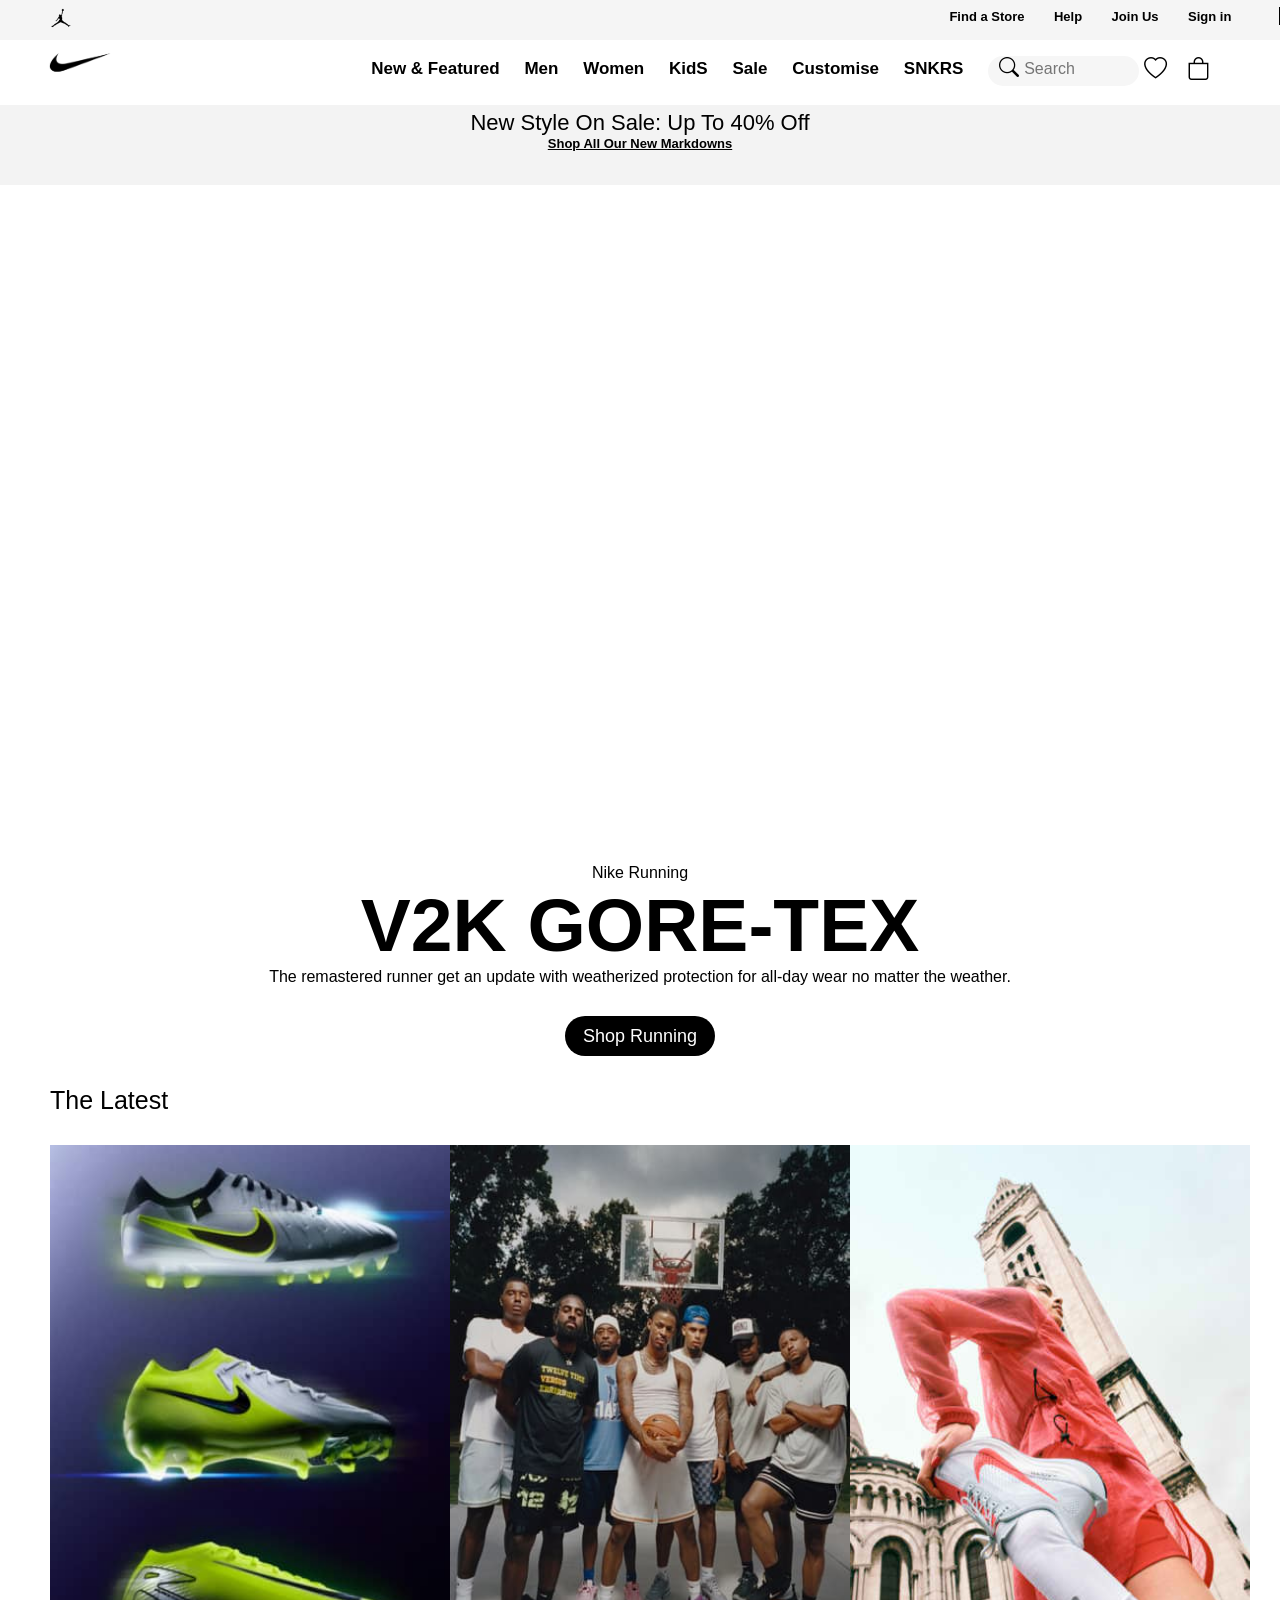
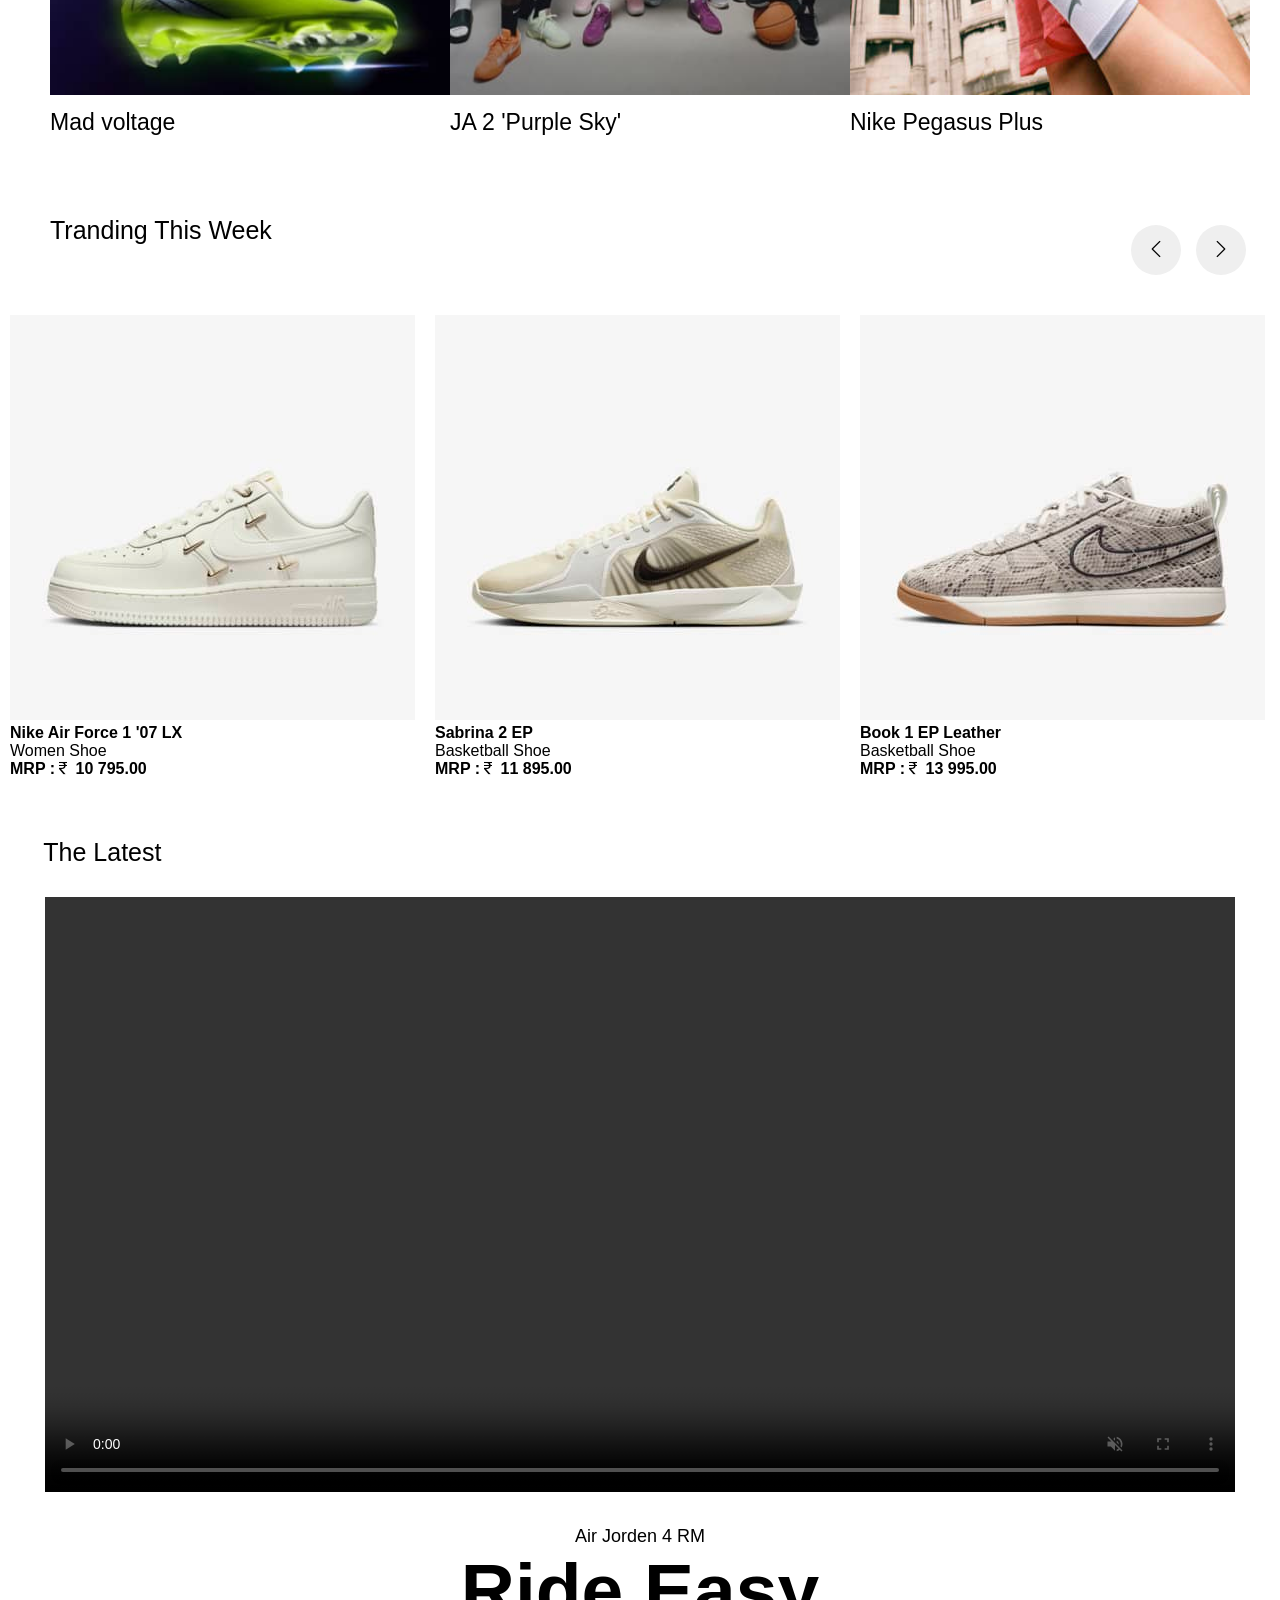
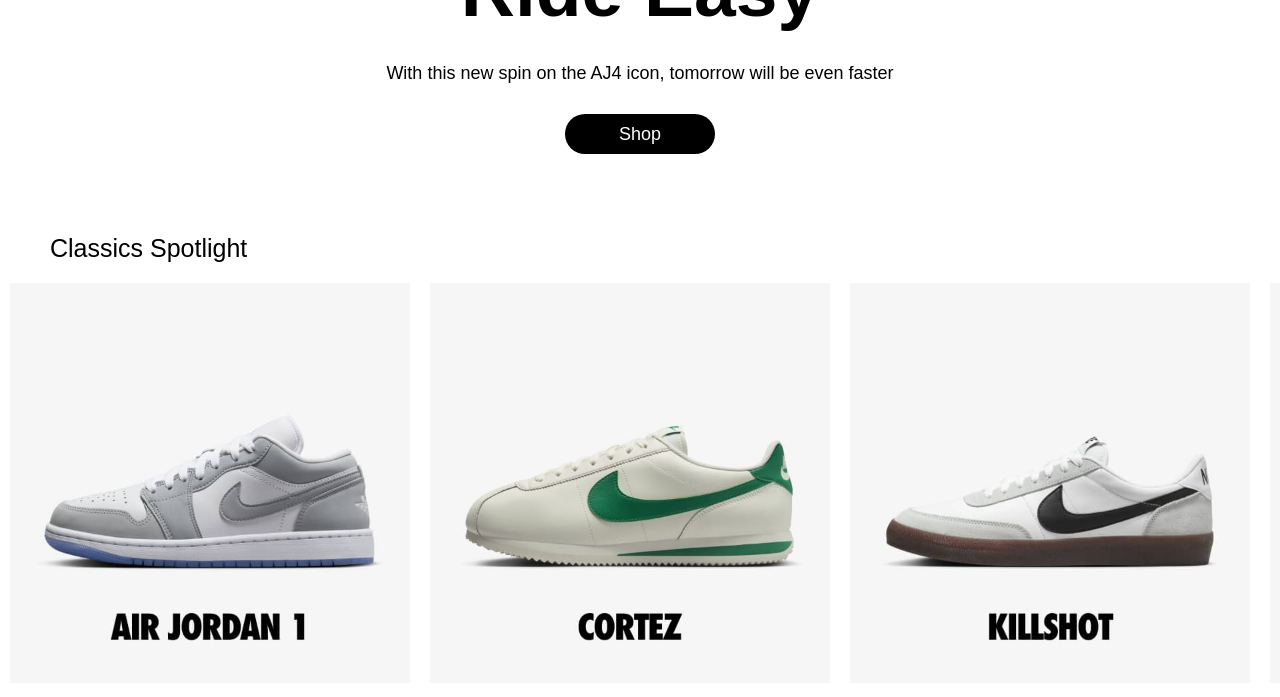
<file: Nike/Index.html>
<!DOCTYPE html>
<html lang="en">

<head>
    <meta charset="UTF-8">
    <meta name="viewport" content="width=device-width, initial-scale=1.0">
    <title>Nike Just do it. Nike IN</title>
    <link rel="stylesheet" href="Style.css">
    <script src="https://cdnjs.cloudflare.com/ajax/libs/jquery/3.7.1/jquery.min.js"></script>
    <link rel="stylesheet" href="https://cdn.jsdelivr.net/npm/bootstrap-icons@1.11.3/font/bootstrap-icons.min.css">






</head>

<body>

    <!-- This is navbar use for help and sign option -->


    <div class="help-section">
        <img src="../Nike/Airjorden Logo.png" alt="Air Jorden" width="20px" height="20px">
        <ul>
            <li>Find a Store</li>
            <li>Help
                <div class="help">
                    <ul>
                        <li>
                            <h4>Help</h4>
                        </li>
                        <li>Order Status</li>
                        <li>Dispatch and Delivery</li>
                        <li>Returns</li>
                        <li>Contact Us</li>
                        <li>Privacy and Policy</li>
                        <li>Terms of Sale</li>
                        <li>Terms of Use</li>
                        <li>Send Us Feadback</li>
                    </ul>
                </div>
            </li>
            <li>Join Us</li>
            <li>Sign in</li>
        </ul>
    </div>

    <!-- jordan Nvabr are compelted jordan navbar  is completed -->

    <!-- Nike Navbar started  here -->


    <div class="nike-navbar">

        <img src="../Nike/nikelogo.png" alt="Nike" width="70px" height="45px">
        <ul>
            <li>New & Featured</li>
            <li>Men</li>
            <li>Women</li>
            <li>KidS</li>
            <li>Sale</li>
            <li>Customise</li>
            <li>SNKRS</li>
            <span>&nbsp;&nbsp;<i class="bi bi-search"></i><input type="search" placeholder="Search"></span>
            <div class="icon">
                <i class="bi bi-heart" id="icon"></i>
                <i class="bi bi-bag" id="icon"></i>
            </div>

        </ul>

    </div>

    <!-- This is a sale sction it's use for salr permotion and any type  of sale  and  discount.
  It's use for other funtion for any other information -->


    <div class="sale-section">
        <div class="sale">
            <h3>New Style On Sale: Up To 40% Off</h3>
            <p>Shop All Our New Markdowns </p>
        </div>

        <!-- <div class="2section">
            <h3>Move, Shop, Customise & Celebrate With US </h3>
            <p1>No matter what you feel like doing todaym, It's better as a Member</p1>
            <p>Join Us</p>
        </div> -->

    </div>


    <!-- The Video tag wil  be used for video and image and any type of media -->


    <div class="video">
        <video src="../Nike/Nike's video.mp4" loop muted autoplay width="93%" height="80%"></video>

        <div class="winning-part">
            <p>Nike Running</p>
            <h1>V2K GORE-TEX</h1>
            <P>The remastered runner get an update with weatherized protection for all-day wear no matter the weather.
            </P>
            <button>Shop Running</button>
        </div>

    </div>




    <!-- Featured This section is use for feature product and any type of product that is feature on the website -->

    <h3 class="the">The Latest</h3>

    <div class="The-latest">

        <div class="collection">
            <img src="../Nike/image-1.jpeg" alt="Featured" width="100%" height="40%">
            <p>Mad voltage</p>
        </div>
        <div class="collection">
            <img src="../Nike/image-2.jpg" alt="Featured" width="100%" height="40%">
            <p class="run">JA 2 'Purple Sky'</p>
        </div>
        <div class="collection">
            <img src="../Nike/Iimage-3.jpeg" alt="Featured" width="100%" height="40%">
            <p class>Nike Pegasus Plus</p>
        </div>

        <div class="featured-para">

            <!-- <button>Shop</button> -->

            <!-- <button>Shop</button> -->

            <!-- <button>Shop</button> -->
        </div>

    </div>

    <!-- The Latest collection are completed  -->







    <!-- New Section Tranding this week -->



    <div class="trand">

        <h3>Tranding This Week</h3>


        <div class="btn">
            <button onclick="prevbtn()"><i class="bi bi-chevron-left"></i></button>
            <button onclick="nextbtn()"><i class="bi bi-chevron-right"></i></button>
        </div>

        <div class="trand-collection" id="imgeslider">

            <div class="item">

                <img src="../Nike/Tranding-1.jpeg" alt="trand-collection">
                <p>Nike Air Force 1 '07 LX</p>
                <p2>Women Shoe</p2>
                <p>MRP :<i class="bi bi-currency-rupee"></i> 10 795.00</p>

            </div>


            <div class="item">

                <img src="../Nike/Tranding-2.jpeg" alt="trand-collection">
                <p>Sabrina 2 EP</p>
                <p2>Basketball Shoe</p2>
                <p>MRP :<i class="bi bi-currency-rupee"></i> 11 895.00</p>

            </div>


            <div class="item">

                <img src="../Nike/Tranding-3.jpeg" alt="trand-collection">
                <p>Book 1 EP Leather</p>
                <p2>Basketball Shoe</p2>
                <p>MRP :<i class="bi bi-currency-rupee"></i> 13 995.00</p>

            </div>


            <div class="item">

                <img src="../Nike/Tranding-4.jpeg" alt="trand-collection">
                <p>Nike Pro Swoosh Asymetrical</p>
                <p2>Women's Medium-Support Padded</p2>
                <p>MRP :<i class="bi bi-currency-rupee"></i> 2 695.00</p>

            </div>


            <div class="item">

                <img src="../Nike/Tranding-5.jpeg" alt="trand-collection">
                <p>Jorden One Take 5 PF</p>
                <p2>Basketball Shoe</p2>
                <p>MRP :<i class="bi bi-currency-rupee"></i>8 695.00</p>
            </div>

            <div class="item">

                <img src="../Nike/Tranding-6.jpeg" alt="trand-collection">
                <p>Nike Free Metcon 6</p>
                <p2>Women's Workout Shoe</p2>
                <p>MRP :<i class="bi bi-currency-rupee"></i> 10 795.00</p>

            </div>

            <div class="item">

                <img src="../Nike/Tranding-7.jpeg" alt="trand-collection">
                <p>Jorden Deja</p>
                <p2>Women's sandals</p2>
                <p>MRP :<i class="bi bi-currency-rupee"></i>8 495.00</p>

            </div>

            <div class="item">

                <img src="../Nike/Tranding-8.jpeg" alt="trand-collection">
                <p>Nike Sportwear Phoenix Fleece</p>
                <p2>Women's Over-Oversized Pullover</p2>
                <p>MRP :<i class="bi bi-currency-rupee"></i>3 995.00</p>

            </div>

            <div class="item">

                <img src="../Nike/Tranding-9.jpeg" alt="trand-collection">
                <p>Nike V2K Run GORE-TEX</p>
                <p2>Women's Watarproof Shoe</p2>
                <p>MRP :<i class="bi bi-currency-rupee"></i> 13 995.00</p>

            </div>

            <div class="item">


                <img src="../Nike/Tranding-10.jpeg" alt="trand-collection">
                <p>Nike Air Force 1'07</p>
                <p2>Men Shoe</p2>
                <p>MRP :<i class="bi bi-currency-rupee"></i> 9 695.00</p>

            </div>


        </div>

    </div>


    <!-- The Trand section are end code end -->



    <!-- The Letset collection started from here -->

    <div class="latest-collection">
        <h3>The Latest</h3>

        <video src="Latest collecrion.mp4" controls="true" loop muted autoplay width="93%" height="80%"></video>

        <p>Air Jorden 4 RM</p>

        <h1>Ride Easy</h1>
        <p>With this new spin on the AJ4 icon, tomorrow will be even faster</p>
        <button>Shop</button>


    </div>





    <!-- The new Section Classics Spolight  -->



    <div class="classic">
        <h3>Classics Spotlight</h3>
  

        
        <div class="classic-spotlight">
            <div class="item">
                <img src="nike-just-do-it 1.jpeg" alt="Nike">
            </div>

            <div class="item">
                <img src="nike-just-do-it 2.jpeg" alt="Nike">
            </div>

            <div class="item">
                <img src="nike-just-do-it 3.jpeg" alt="Nike">
            </div>

            <div class="item">
                <img src="nike-just-do-it 4.jpeg" alt="Nike">
            </div>

            <div class="item">
                <img src="nike-just-do-it 5.jpeg" alt="Nike">
            </div>

            <div class="item">
                <img src="nike-just-do-it 6.jpeg" alt="Nike">
            </div>

            <div class="item">
                <img src="nike-just-do-it 7.jpeg" alt="Nike">
            </div>

            <div class="item">
                <img src="nike-just-do-it 8.jpeg" alt="Nike">
            </div>

            <div class="item">
                <img src="nike-just-do- 9.jpg" alt="Nike">
            </div>

        </div>
    </div>






    <!-- =================================Member========================================== -->
<!-- <div class="menber">
    <h3>Member Benifits</h3>
    <i class="bi bi-chevron-left"></i>
    <i class="bi bi-chevron-right"></i>
    <div class="member-banifits">
        <div class="item">
            <img src="" alt="">
        </div>

    </div>
</div> -->



    <script src="index.js"></script>

</body>

</html>
</file>
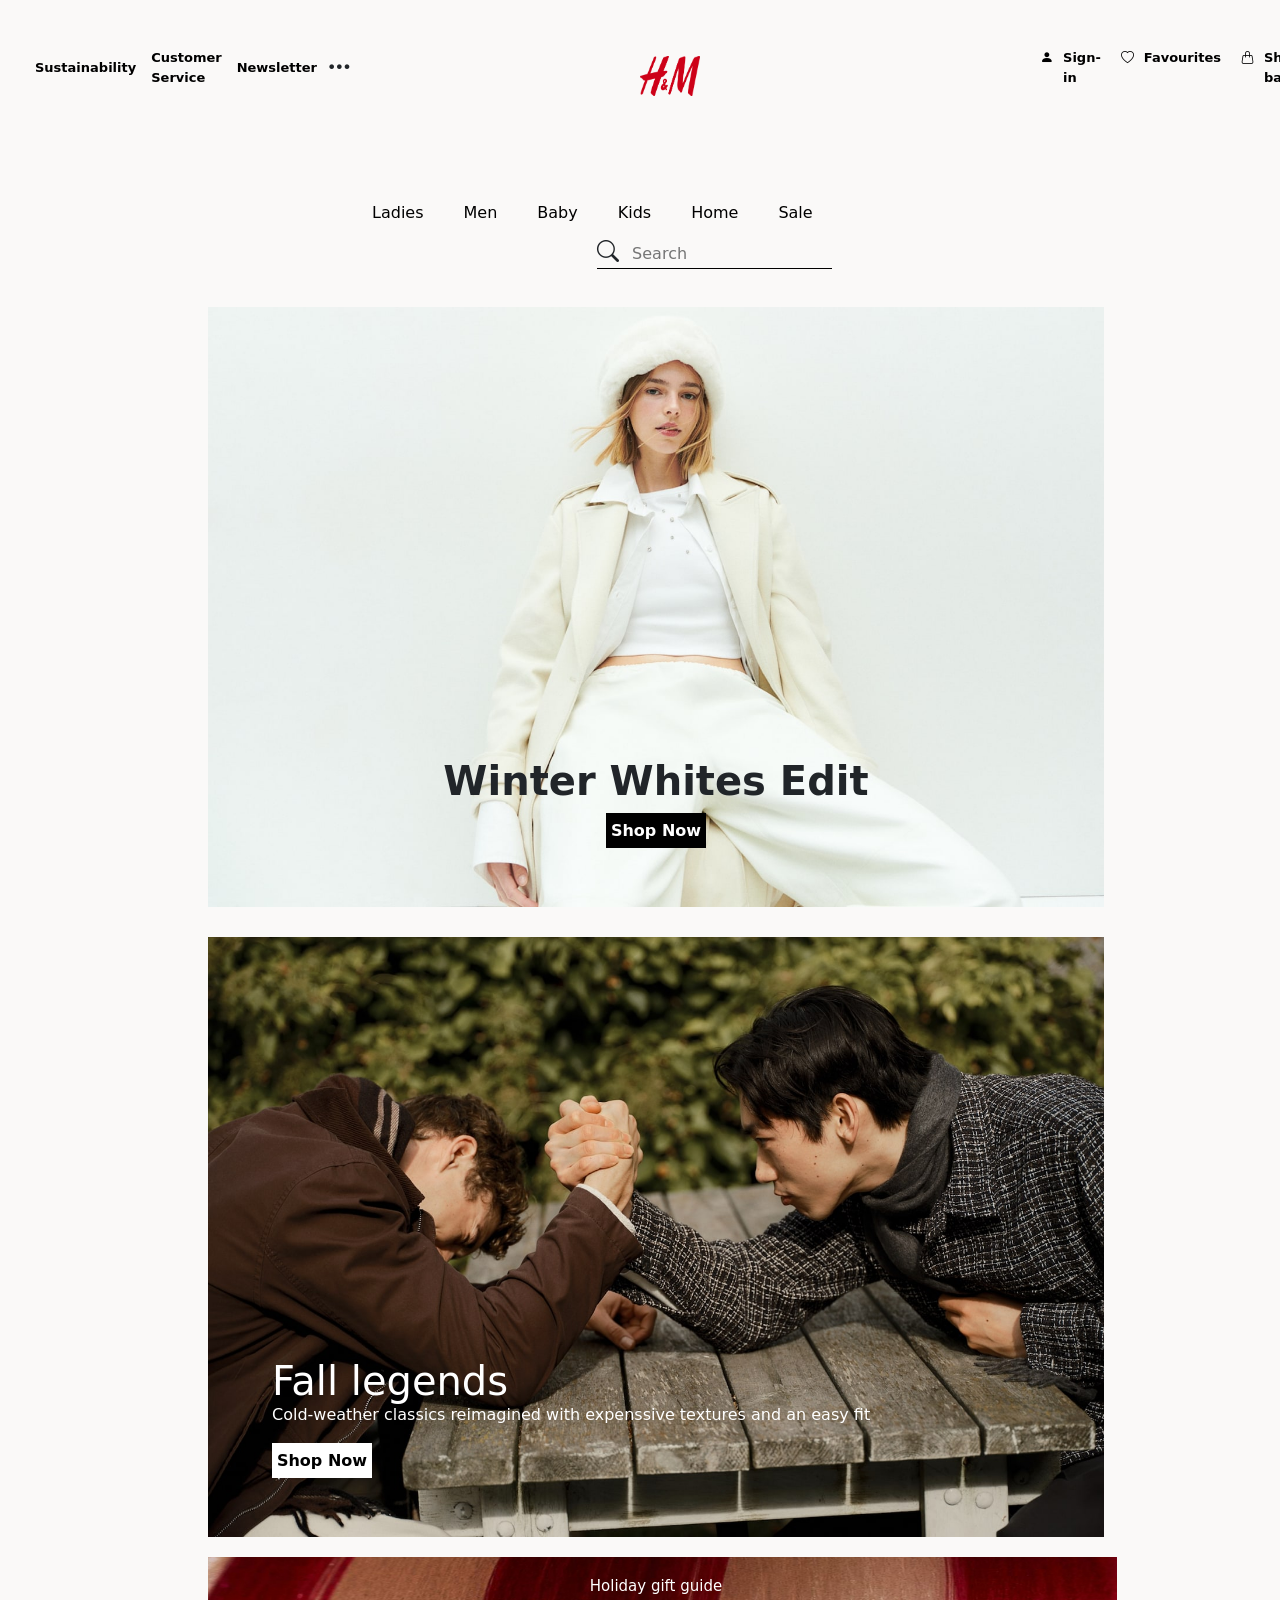
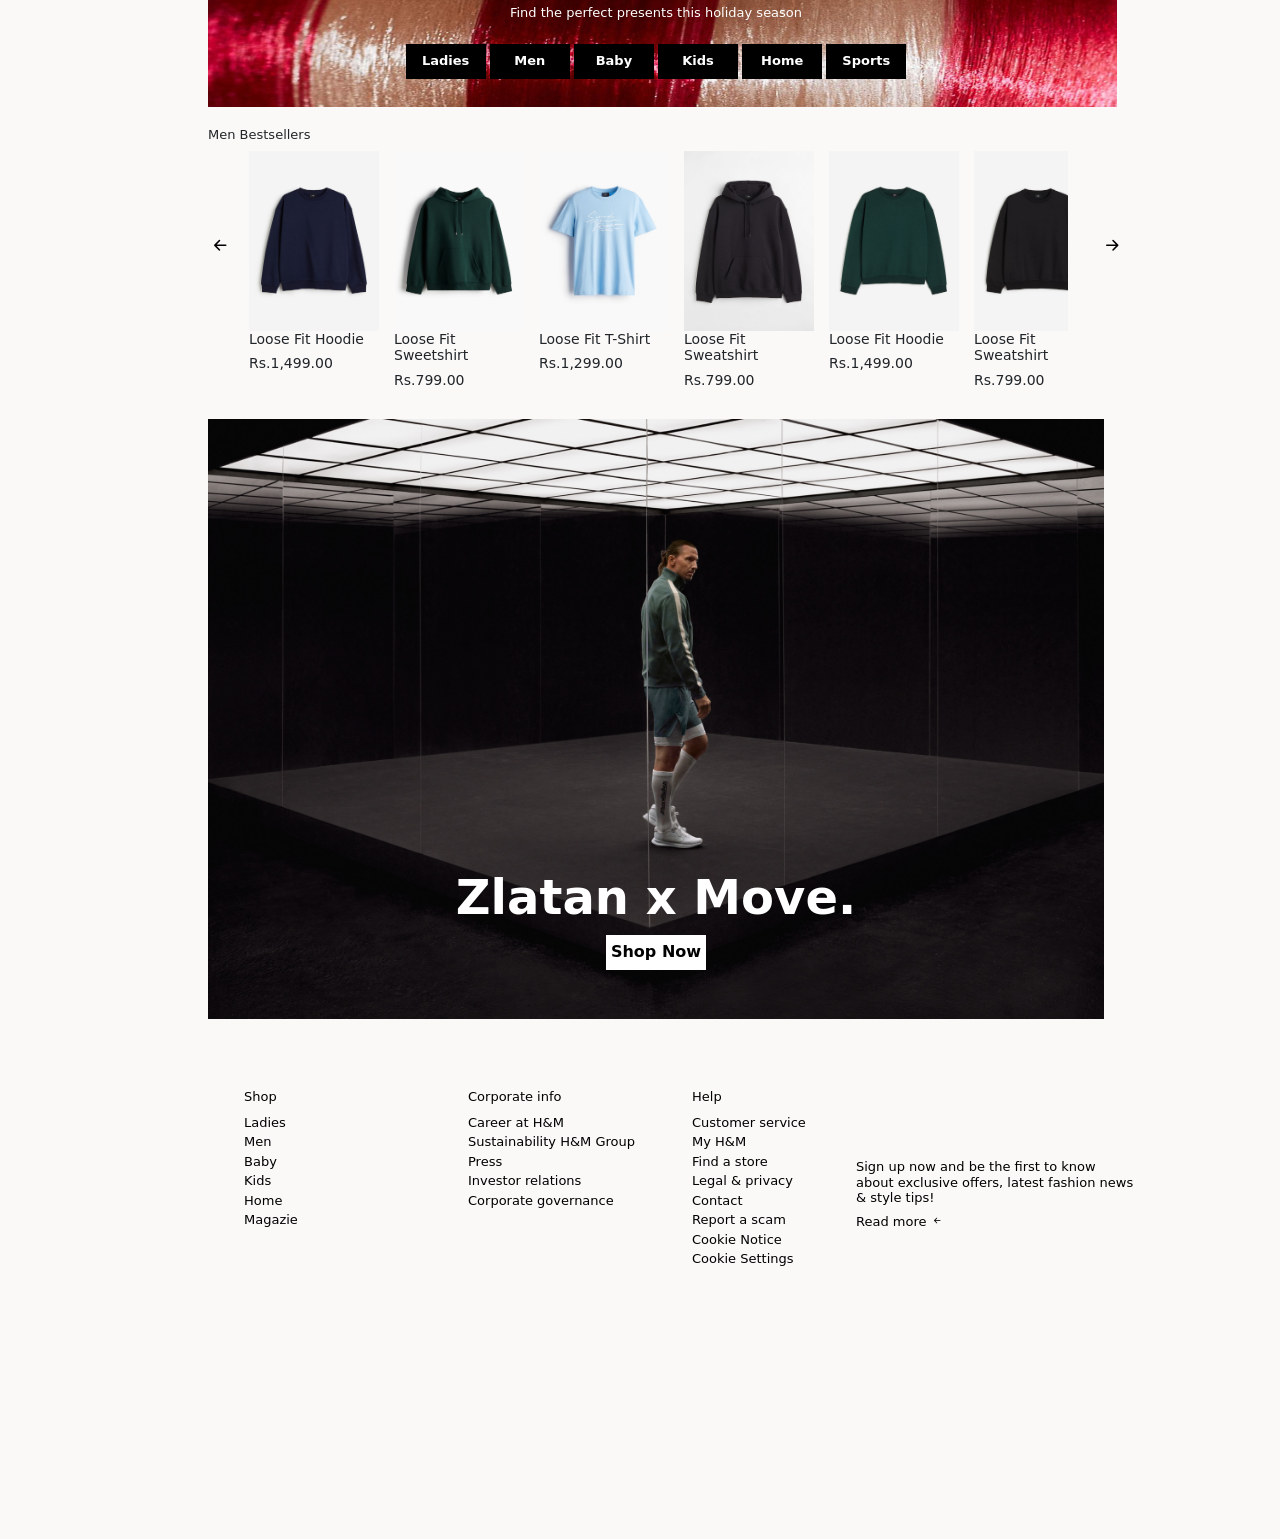
<file: H&M/Frontend/Index.html>
<!DOCTYPE html>
<html lang="en">

<head>
    <meta charset="UTF-8">
    <meta name="viewport" content="width=device-width, initial-scale=1.0">
    <title>H&M | Online Fashion, Homewhere</title>

    <!-- Bootstrap Icons CDN -->
    <link rel="stylesheet" href="https://cdn.jsdelivr.net/npm/bootstrap-icons@1.11.3/font/bootstrap-icons.min.css">

    <!-- Bootstrap CSS CDN -->
    <link href="https://cdn.jsdelivr.net/npm/bootstrap@5.0.2/dist/css/bootstrap.min.css" rel="stylesheet">

    <!-- Bootstrap JS CDN -->
    <script src="https://cdn.jsdelivr.net/npm/bootstrap@5.0.2/dist/js/bootstrap.bundle.min.js"></script>
    <!-- StyleSheet -->
    <link rel="stylesheet" href="CSS/Style.css">

</head>

<body>

    <!-- ==============================Header======================-->
    <header>
        <div class="header mt-5">
            <div class="head">
                <p><a href="#">Sustainability</a></p>
                <p><a href="#">Customer Service</a></p>
                <p><a href="#">Newsletter</a></p>
                <div class="icon-for-more">
                    <i class="bi bi-three-dots"></i>
                </div>
                <div class="header-logo">
                    <a href="#"><img src="./Image/H&M Logo.png" alt="H&M" width="60px" height="40px"></a>
                </div>
                <div class="sign-in">
                    <a href="#"><i class="bi bi-person-fill"></i></a>
                    <p><a href="#">Sign-in</a></p>
                    <a href="#"><i class="bi bi-heart"></i></a>
                    <p><a href="#">Favourites</a></p>
                    <a href="#"><i class="bi bi-handbag"></i></a>
                    <p><a href="#">Shopping bag</a></p>
                </div>
            </div>
        </div>
    </header>


    <!-- ======================NavBar===================== -->

    <nav>
        <div class="navbar">
            <div class="nav">
                <a href="#">Ladies</a>
                <a href="#">Men</a>
                <a href="#">Baby</a>
                <a href="#">Kids</a>
                <a href="#">Home</a>
                <a href="#">Sale</a>
                <div class="search-bar">
                    <div class="search">
                        <i class="bi bi-search"></i>
                        <input type="text" placeholder="Search">
                    </div>
                </div>
            </div>
        </div>
    </nav>


    <!-- ==================================Discount And Info Section================================= -->
    <!-- 
    <div class="discount-section">
        <p>Collect 20% off from My Account page</p>
        <p>Free & flexible 15 days return</p>
        <p>Estimated delivery time: 2-9 days</p>
    </div> -->

    <!-- This Banner use for discount & showing that offer's-->

    <!-- <div class="black-friday">
        <img src="Black Friday.jpg" width="70vw" height="400px" alt="offer">
        <div class="contant">
            <h2>BLACK FRIDAY</h2>
            <h1>Flat 20% off everything</h1>
            <p>Member Exclusive</p>
            <p>Ends in</p>
            <div class="shoping-option">
                <button>Join Now</button>
                <button>Ladies</button>
                <button>Men</button>
                <button>Baby</button>
                <button>Kids</button>
                <button>Home</button>
                <p>Offer ends in 24hrs at 11:59 PM</p>
            </div>
        </div>

    </div> -->

    <!-- WE ARE FACING SOME PROBLAM IN DIV THE ARE -->






    <!-- ================================This section are showing after the sale end Friday sale -->

    <div class="hero-section">
        <img src="./Image/hero-1.jpg" width="100%" height="600px" alt="winter white Edit">
        <div class="text">
            <h1>Winter Whites Edit</h1>
            <button>Shop Now</button>
        </div>
    </div>

    <div class="hero-section 2">
        <img src="./Image/Hero 2.jpg" width="100%" height="600px" alt="Fall legends">
        <div class="text-1">
            <h1>Fall legends</h1>
            <p>Cold-weather classics reimagined with expenssive textures and an easy fit</p>
            <button>Shop Now</button>

        </div>
    </div>

    <!-- Second Part -->

    <div class="holiday-package ">
        <img src="./Image/W40-NEAHOME-HOLIDAY-PREVIEW-BANNER-3x1.jpg" width="71%" height="150px" alt="black-friday">
        <div class="holiday-sec">
            <h5>Holiday gift guide</h5>
            <p>Find the perfect presents this holiday season</p>
            <button>Ladies</button>
            <button>Men</button>
            <button>Baby</button>
            <button>Kids</button>
            <button>Home</button>
            <button>Sports</button>

        </div>
    </div>


    <!-- ===============================Crousel================================= -->

    <div class="crousel">



        <h3>Men Bestsellers</h3>
        <div class="crousel-sec">
            <button class="prev-btn" id="prev-btn"><i class="bi bi-arrow-left-short"></i></button>

            <div class="crousel-item" id="item-List">
                <div class="item">
                    <img src="./Image/hmgoepprod (10).jpeg" width="130px" height="180px" alt="image 101">
                    <h6>Loose Fit Hoodie </h6>
                    <h6>Rs.1,499.00</h6>
                </div>

                <div class="item">
                    <img src="./Image/hmgoepprod (11).jpeg" width="130px" height="180px" alt="image 101">
                    <h6>Loose Fit Sweetshirt </h6>
                    <h6>Rs.799.00</h6>
                </div>

                <div class="item">
                    <img src="./Image/hmgoepprod (12).jpeg" width="130px" height="180px" alt="image 101">
                    <h6>Loose Fit T-Shirt </h6>
                    <h6>Rs.1,299.00</h6>
                </div>

                <div class="item">
                    <img src="./Image/hmgoepprod (13).jpeg" width="130px" height="180px" alt="image 101">
                    <h6>Loose Fit Sweatshirt </h6>
                    <h6>Rs.799.00</h6>
                </div>

                <div class="item">
                    <img src="./Image/hmgoepprod (14).jpeg" width="130px" height="180px" alt="image 101">
                    <h6>Loose Fit Hoodie </h6>
                    <h6>Rs.1,499.00</h6>
                </div>

                <div class="item">
                    <img src="./Image/hmgoepprod (15).jpeg" width="130px" height="180px" alt="image 101">
                    <h6>Loose Fit Sweatshirt </h6>
                    <h6>Rs.799.00</h6>
                </div>

                <div class="item">
                    <img src="./Image/hmgoepprod (16).jpeg" wwidth="130px" height="180px" alt="image 101">
                    <h6>Loose Fit Hoodie </h6>
                    <h6>Rs.1,499.00</h6>
                </div>

                <div class="item">
                    <img src="./Image/hmgoepprod (17).jpeg" wwidth="130px" height="180px" alt="image 101">
                    <h6>Loose Fit Sweatshirt </h6>
                    <h6>Rs.799.00</h6>
                </div>

                <div class="item">
                    <img src="./Image/hmgoepprod (18).jpeg" width="130px" height="180px" alt="image 101">
                    <h6>Loose Fit Sweatshirt </h6>
                    <h6>Rs.799.00</h6>
                </div>

                <div class="item">
                    <img src="./Image/hmgoepprod (19).jpeg" width="130px" height="180px" alt="image 101">
                    <h6>Loose Fit Hoodie </h6>
                    <h6>Rs.1,499.00</h6>
                </div>

                <div class="item">
                    <img src="./Image/hmgoepprod (9).jpeg" width="130px" height="180px" alt="image 101">
                    <h6>Silim Jens </h6>
                    <h6>Rs.1,999.00</h6>
                </div>

                <div class="item">
                    <img src="./Image/hmgoepprod (1).jpeg" width="130px" height="180px" alt="image 101">
                    <h6>Loose Fit Hoodie </h6>
                    <h6>Rs.1,499.00</h6>
                </div>

                <div class="item">
                    <img src="./Image/hmgoepprod (2).jpeg" width="130px" height="180px" alt="image 101">
                    <h6>Straight Regular J.. </h6>
                    <h6>Rs.1,799.00</h6>
                </div>

                <div class="item">
                    <img src="./Image/hmgoepprod (3).jpeg" width="130px" height="180px" alt="image 101">
                    <h6>Loose Jens </h6>
                    <h6>Rs.1,999.00</h6>
                </div>

                <div class="item">
                    <img src="./Image/hmgoepprod (4).jpeg" width="130px" height="180px" alt="image 101">
                    <h6>Silim Fit Cargo J.. </h6>
                    <h6>Rs.2,699.00</h6>
                </div>

                <div class="item">
                    <img src="./Image/hmgoepprod (5).jpeg" width="130px" height="180px" alt="image 101">
                    <h6>Loose Jens </h6>
                    <h6>Rs.1,999.00</h6>
                </div>

                <div class="item">
                    <img src="./Image/hmgoepprod (6).jpeg" width="130px" height="180px" alt="image 101">
                    <h6>Straight Fit J.. </h6>
                    <h6>Rs.1,799.00</h6>
                </div>

                <div class="item">
                    <img src="./Image/hmgoepprod (7).jpeg" width="130px" height="180px" alt="image 101">
                    <h6>Loose Jens </h6>
                    <h6>Rs.2,299.00</h6>
                </div>

                <div class="item">
                    <img src="./Image/hmgoepprod (8).jpeg" width="130px" height="180px" alt="image 101">
                    <h6>Loose Jens </h6>
                    <h6>Rs.1,499.00</h6>
                </div>
            </div>
            <button class="next-btn" id="next-btn"><i class="bi bi-arrow-right-short"></i></button>
        </div>


    </div>


    <div class="hero-section hero-3">
        <img src="./Image/hero-3.jpg" width="100%" height="600px" alt="winter white Edit">
        <div class="text  text-3">
            <h1>Zlatan x Move. </h1>
            <button>Shop Now</button>
        </div>
    </div>


    <!-- ================================Footer=============================== -->

    <div class="footer">
        <div class="footer-row">
            <div class="footer-col">
                <ul>
                    <li>
                        <h3><a href="#">Shop</a></h3>
                    </li>
                    <li><a href="#">Ladies</a></li>
                    <li><a href="#">Men</a></li>
                    <li><a href="#">Baby</a></li>
                    <li> <a href="#">Kids</a></li>
                    <li><a href="#">Home</a></li>
                    <li> <a href="#">Magazie</a></li>
                </ul>
            </div>
        </div>

        <div class="footer-row">
            <div class="footer-col">
                <ul>
                    <li>
                        <h3><a href="#">Corporate info</a></h3>
                    </li>
                    <li><a href="#">Career at H&M</a></li>
                    <li><a href="#">Sustainability H&M Group</a></li>
                    <li><a href="#">Press</a></li>
                    <li><a href="#">Investor relations</a></li>
                    <li><a href="#">Corporate governance</a></li>
                </ul>
            </div>
        </div>

        <div class="footer-row">
            <div class="footer-col">
                <ul>
                    <li>
                        <h3><a href="#">Help</a></h3>
                    </li>
                    <li><a href="#">Customer service</a></li>
                    <li><a href="#">My H&M</a></li>
                    <li><a href="#">Find a store</a></li>
                    <li><a href="#">Legal & privacy</a></li>
                    <li><a href="#">Contact</a></li>
                    <li><a href="#">Report a scam</a></li>
                    <li><a href="#">Cookie Notice</a></li>
                    <li><a href="#">Cookie Settings</a></li>
                </ul>
            </div>
        </div>

        <div class="footer-row">
            <div class="footer-row">
                <ul>
                    <li>
                        <h3><a href="#">Sign up now and be the first to know about exclusive offers, latest
                                fashion
                                news &
                                style tips!</a></h3>
                    </li>
                    <li>
                        <h3><a href="#">Read more <i class="bi bi-arrow-left-short"></i></a></h3>
                    </li>
                </ul>
            </div>
        </div>

    </div>






<!-- NOTE Not to use  -->

    <!-- <div class="about-us">
        <di <div class="row">
            <div class="col">
                <ul>
                    <li>
                        <h3><a href="#">Shop</a></h3>
                    </li>
                    <li><a href="#">Ladies</a></li>
                    <li><a href="#">Men</a></li>
                    <li><a href="#">Baby</a></li>
                    <li> <a href="#">Kids</a></li>
                    <li><a href="#">Home</a></li>
                    <li> <a href="#">Magazie</a></li>
                </ul>
            </div>
    </div>

    <div class="row">
        <div class="col">
            <ul>
                <li>
                    <h3><a href="#">Corporate info</a></h3>
                </li>
                <li><a href="#">Career at H&M</a></li>
                <li><a href="#">Sustainability H&M Group</a></li>
                <li><a href="#">Press</a></li>
                <li><a href="#">Investor relations</a></li>
                <li><a href="#">Corporate governance</a></li>
            </ul>
        </div>
    </div>

    <div class="row`">
        <div class="col">
            <ul>
                <li>
                    <h3><a href="#">Help</a></h3>
                </li>
                <li><a href="#">Customer service</a></li>
                <li><a href="#">My H&M</a></li>
                <li><a href="#">Find a store</a></li>
                <li><a href="#">Legal & privacy</a></li>
                <li><a href="#">Contact</a></li>
                <li><a href="#">Report a scam</a></li>
                <li><a href="#">Cookie Notice</a></li>
                <li><a href="#">Cookie Settings</a></li>
            </ul>
        </div>
    </div>

    <div class="row`">
        <div class="col">
            <ul>
                <li>
                    <h4><a href="#">Sign up now and be the first to know about exclusive offers, latest
                            fashion
                            news &
                            style tips!</a></h4>
                </li>
                <li>
                    <h3><a href="#">Read more <i class="bi bi-arrow-left-short"></i></a></h3>
                </li>
            </ul>
        </div>
    </div>
    </div> -->




    <script src="./JS/main.js"></script>


</body>

</html>
</file>
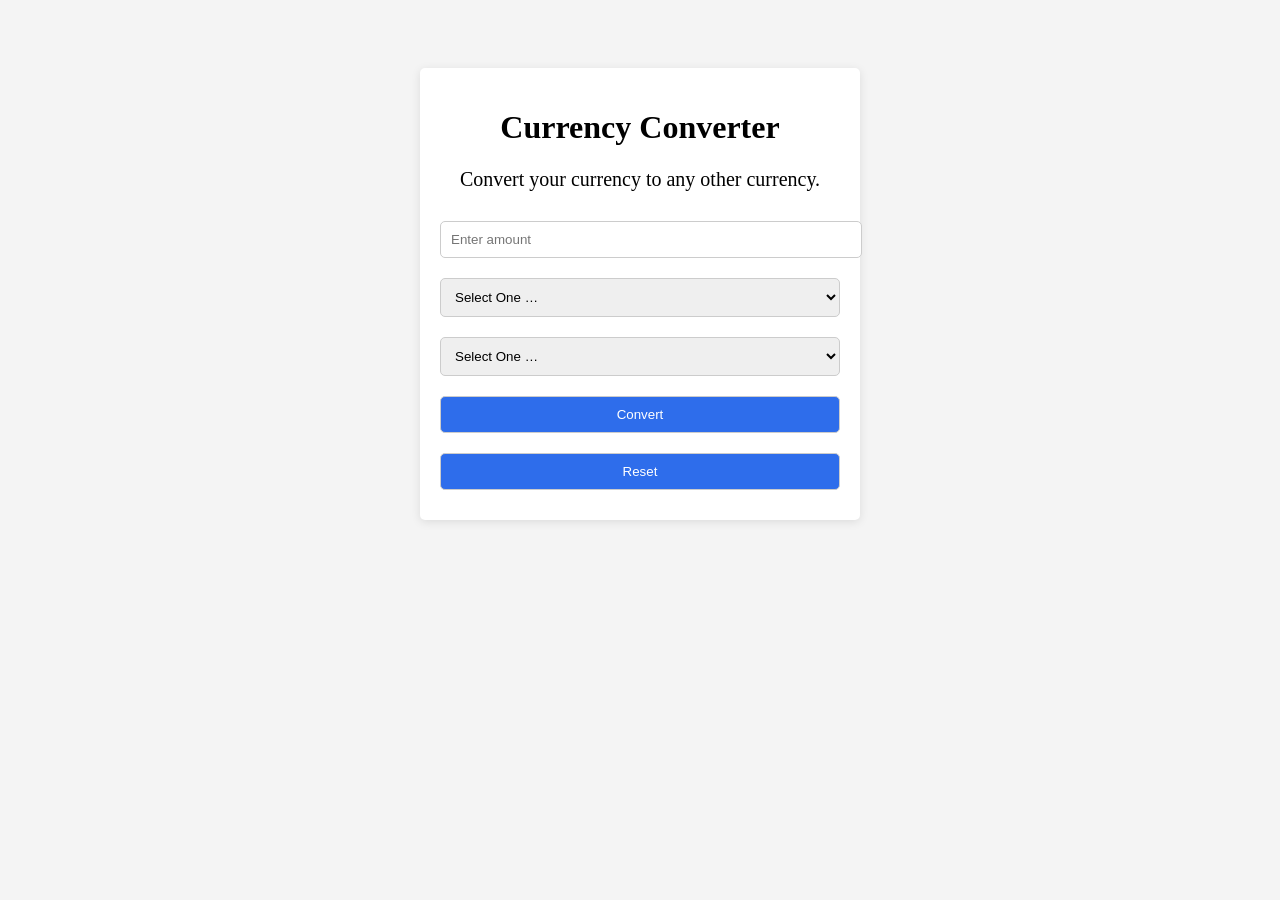
<file: Currancy Converter/Currancy Converter.html>
<!DOCTYPE html>
<html lang="en">

<head>
    <meta charset="UTF-8">
    <meta name="viewport" content="width=device-width, initial-scale=1.0">
    <title>Currancy Coverter</title>
    <style>
        body {
            background-color: #f4f4f4;
            margin: 0;
            padding: 20px;
        }

        .currancy-coverter {
            max-width: 400px;
            margin: auto;
            margin-top: 3rem;
            padding: 20px;
            background-color: #fff;
            border-radius: 5px;
            box-shadow: 0 2px 10px rgba(0, 0, 0, 0.1);
        }

        h1 {
            text-align: center;
        }

        p {
            text-align: center;
            color: rg(54, 69, 79);
            font-size: 20px;
        }

        input,
        select,
        button {
            width: 100%;
            padding: 10px;
            margin: 10px 0;
            border-radius: 5px;
            border: 1px solid #ccc;
        }

        button {
            background-color: #2E6DEB;
            color: white;
            cursor: pointer;
        }
        #result {
            margin-top: -20px;
            font-size: 30px;
            margin-top: 20px;
        }


        button:hover {
            background-color: #1a5bb8;
        }
    </style>
</head>

<body>
    <!-- Head Tag -->
    <div class="currancy-coverter">

        <h1>Currency Converter</h1>
        <p>Convert your currency to any other currency.</p>
        <input type="text" id="amount" placeholder="Enter amount" required>
        <select id="fromCurrency" required>
            <option value="">Select One …</option>
            <option value="USD">USD</option>
            <option value="AED">AED</option>
            <option value="ARS">ARS</option>
            <option value="AUD">AUD</option>
            <option value="BGN">BGN</option>
            <option value="BRL">BRL</option>
            <option value="BSD">BSD</option>
            <option value="CAD">CAD</option>
            <option value="CHF">CHF</option>
            <option value="CLP">CLP</option>
            <option value="CNY">CNY</option>
            <option value="COP">COP</option>
            <option value="CZK">CZK</option>
            <option value="DKK">DKK</option>
            <option value="DOP">DOP</option>
            <option value="EGP">EGP</option>
            <option value="EUR">EUR</option>
            <option value="FJD">FJD</option>
            <option value="GBP">GBP</option>
            <option value="GTQ">GTQ</option>
            <option value="HKD">HKD</option>
            <option value="HRK">HRK</option>
            <option value="HUF">HUF</option>
            <option value="IDR">IDR</option>
            <option value="ILS">ILS</option>
            <option value="INR">INR</option>
            <option value="ISK">ISK</option>
            <option value="JPY">JPY</option>
            <option value="KRW">KRW</option>
            <option value="KZT">KZT</option>
            <option value="MVR">MVR</option>
            <option value="MXN">MXN</option>
            <option value="MYR">MYR</option>
            <option value="NOK">NOK</option>
            <option value="NZD">NZD</option>
            <option value="PAB">PAB</option>
            <option value="PEN">PEN</option>
            <option value="PHP">PHP</option>
            <option value="PKR">PKR</option>
            <option value="PLN">PLN</option>
            <option value="PYG">PYG</option>
            <option value="RON">RON</option>
            <option value="RUB">RUB</option>
            <option value="SAR">SAR</option>
            <option value="SEK">SEK</option>
            <option value="SGD">SGD</option>
            <option value="THB">THB</option>
            <option value="TRY">TRY</option>
            <option value="TWD">TWD</option>
            <option value="UAH">UAH</option>
            <option value="UYU">UYU</option>
            <option value="ZAR">ZAR</option>
        </select>
        <select id="toCurrency" required>
            <option value="">Select One …</option>
            <option value="USD">USD</option>
            <option value="AED">AED</option>
            <option value="ARS">ARS</option>
            <option value="AUD">AUD</option>
            <option value="BGN">BGN</option>
            <option value="BRL">BRL</option>
            <option value="BSD">BSD</option>
            <option value="CAD">CAD</option>
            <option value="CHF">CHF</option>
            <option value="CLP">CLP</option>
            <option value="CNY">CNY</option>
            <option value="COP">COP</option>
            <option value="CZK">CZK</option>
            <option value="DKK">DKK</option>
            <option value="DOP">DOP</option>
            <option value="EGP">EGP</option>
            <option value="EUR">EUR</option>
            <option value="FJD">FJD</option>
            <option value="GBP">GBP</option>
            <option value="GTQ">GTQ</option>
            <option value="HKD">HKD</option>
            <option value="HRK">HRK</option>
            <option value="HUF">HUF</option>
            <option value="IDR">IDR</option>
            <option value="ILS">ILS</option>
            <option value="INR">INR</option>
            <option value="ISK">ISK</option>
            <option value="JPY">JPY</option>
            <option value="KRW">KRW</option>
            <option value="KZT">KZT</option>
            <option value="MVR">MVR</option>
            <option value="MXN">MXN</option>
            <option value="MYR">MYR</option>
            <option value="NOK">NOK</option>
            <option value="NZD">NZD</option>
            <option value="PAB">PAB</option>
            <option value="PEN">PEN</option>
            <option value="PHP">PHP</option>
            <option value="PKR">PKR</option>
            <option value="PLN">PLN</option>
            <option value="PYG">PYG</option>
            <option value="RON">RON</option>
            <option value="RUB">RUB</option>
            <option value="SAR">SAR</option>
            <option value="SEK">SEK</option>
            <option value="SGD">SGD</option>
            <option value="THB">THB</option>
            <option value="TRY">TRY</option>
            <option value="TWD">TWD</option>
            <option value="UAH">UAH</option>
            <option value="UYU">UYU</option>
            <option value="ZAR">ZAR</option>
        </select>

        <button id="convertBtn">Convert</button>
        <button id="resetBtn">Reset</button>
    </div>
    <div id="result" style="text-align: center; margin-top: 50px;"></div>

    <script>
        let convertBtn = document.getElementById("convertBtn");
        let resetBtn = document.getElementById("resetBtn");
        let result = document.getElementById("result");

        convertBtn.addEventListener("click", function () {
            let amount = parseFloat(document.getElementById("amount").value);
            let fromCurrency = document.getElementById("fromCurrency").value;
            let toCurrency = document.getElementById("toCurrency").value;

        

            
            fetch(`https://v6.exchangerate-api.com/v6/60911766c49767e1088771ef/latest/${fromCurrency}`)
                .then(response => response.json())
                .then(data => {
                    let rate = data.conversion_rates[toCurrency];
                    let converted = (amount * rate).toFixed(2);
                    result.innerHTML = `${amount} ${fromCurrency} = ${converted} ${toCurrency}`;
                })
                .catch(error => {
                    result.innerHTML = "Error fetching exchange rate.";
                    console.error(error);
                });
        });

        resetBtn.addEventListener("click", function () {
            document.getElementById("amount").value = "";
            document.getElementById("fromCurrency").value = "";
            document.getElementById("toCurrency").value = "";
            result.innerHTML = "";
        });
    </script>






</body>

</html>
</file>
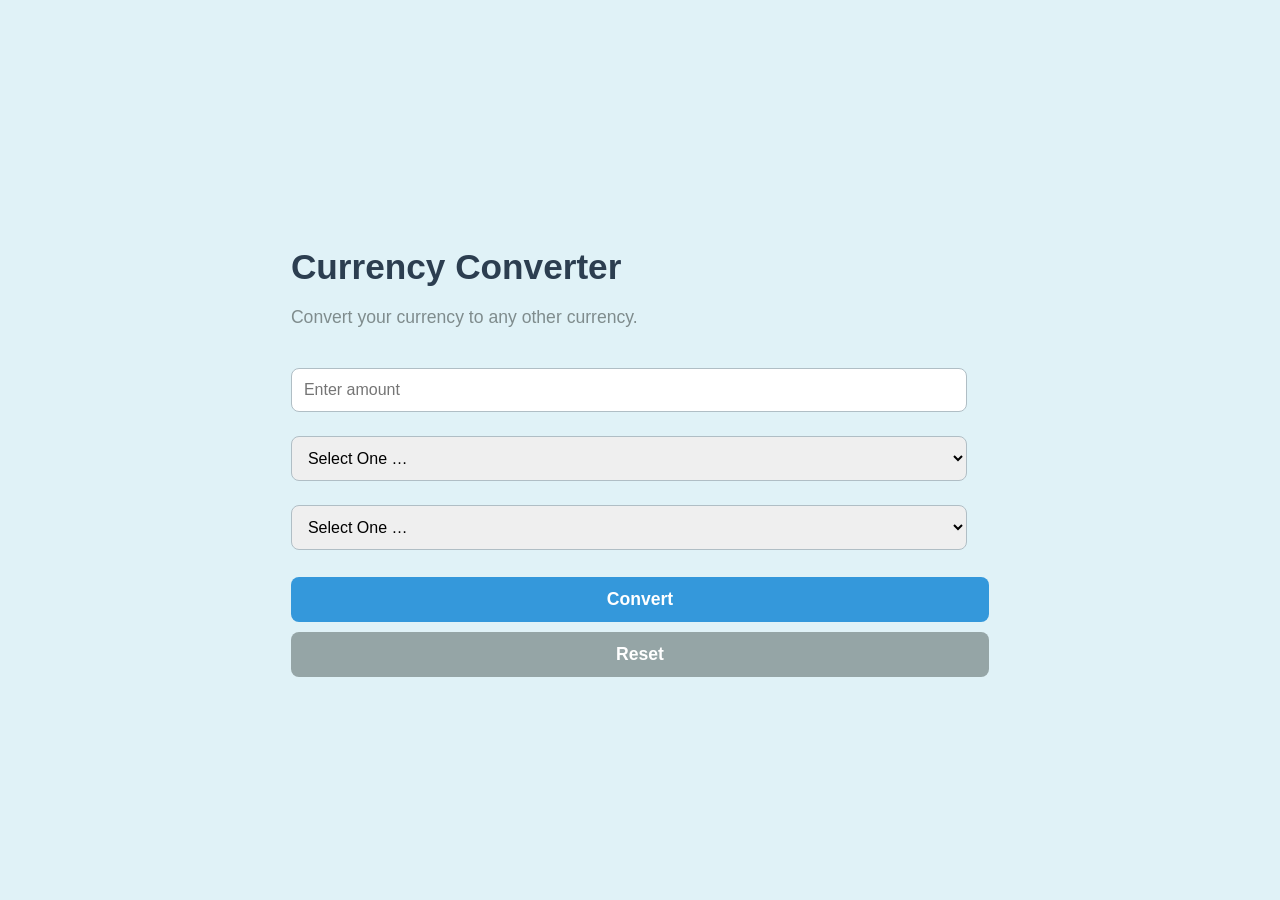
<file: Images/Currancy Converter.html>
<!DOCTYPE html>
<html lang="en">

<head>
    <meta charset="UTF-8">
    <meta name="viewport" content="width=device-width, initial-scale=1.0">
    <title>Currancy Coverter</title>
    <style>
        /* body {
            background-color: #f4f4f4;
            margin: 0;
            padding: 20px;
        }

        .currancy-coverter {
            max-width: 400px;
            margin: auto;
            margin-top: 3rem;
            padding: 20px;
            background-color: #fff;
            border-radius: 5px;
            box-shadow: 0 2px 10px rgba(0, 0, 0, 0.1);
        }

        h1 {
            text-align: center;
        }

        p {
            text-align: center;
            color: rg(54, 69, 79);
            font-size: 20px;
        }

        input,
        select,
        button {
            width: 100%;
            padding: 10px;
            margin: 10px 0;
            border-radius: 5px;
            border: 1px solid #ccc;
        }

        button {
            background-color: #2E6DEB;
            color: white;
            cursor: pointer;
        }
        #result {
            margin-top: -20px;
            font-size: 30px;
            margin-top: 20px;
        }


        button:hover {
            background-color: #1a5bb8;
        } */

        
        body {
            font-family: 'Segoe UI', Tahoma, Geneva, Verdana, sans-serif;
            background-color: #e0f2f7; /* Light blue background */
            margin: 0;
            padding: 20px;
            display: flex;
            justify-content: center;
            align-items: center;
            min-height: 100vh;
            box-sizing: border-box;
        }

        .currency-converter {
            max-width: 450px;
            width: 100%;
            padding: 30px;
            background-color: #ffffff;
            border-radius: 12px;
            box-shadow: 0 8px 20px rgba(0, 0, 0, 0.15);
            text-align: center;
            border: 1px solid #cce7ee;
        }

        h1 {
            color: #2c3e50; /* Dark blue-gray */
            margin-bottom: 15px;
            font-size: 2.2em;
            font-weight: 600;
        }

        p {
            color: #7f8c8d; /* Grayish text */
            font-size: 1.1em;
            margin-bottom: 25px;
            line-height: 1.5;
        }

        input[type="text"],
        select {
            width: calc(100% - 22px); /* Account for padding and border */
            padding: 12px;
            margin: 12px 0;
            border-radius: 8px;
            border: 1px solid #b0bec5; /* Light gray border */
            font-size: 1em;
            box-sizing: border-box;
            transition: border-color 0.3s ease, box-shadow 0.3s ease;
        }

        input[type="text"]:focus,
        select:focus {
            border-color: #3498db; /* Blue on focus */
            box-shadow: 0 0 8px rgba(52, 152, 219, 0.3);
            outline: none;
        }

        button {
            width: 100%;
            padding: 12px;
            margin-top: 15px;
            border-radius: 8px;
            border: none;
            font-size: 1.1em;
            cursor: pointer;
            transition: background-color 0.3s ease, transform 0.2s ease;
            font-weight: 600;
        }

        #convertBtn {
            background-color: #3498db; /* Blue */
            color: white;
        }

        #convertBtn:hover {
            background-color: #2980b9; /* Darker blue */
            transform: translateY(-2px);
        }

        #resetBtn {
            background-color: #95a5a6; /* Gray */
            color: white;
            margin-top: 10px;
        }

        #resetBtn:hover {
            background-color: #7f8c8d; /* Darker gray */
            transform: translateY(-2px);
        }

        #result {
            margin-top: 30px;
            font-size: 1.8em;
            color: #27ae60; /* Green for result */
            font-weight: 700;
            min-height: 30px; /* To prevent layout shift when empty */
        }



    </style>
</head>

<body>
    <!-- Head Tag -->
    <div class="currancy-coverter">

        <h1>Currency Converter</h1>
        <p>Convert your currency to any other currency.</p>
        <input type="text" id="amount" placeholder="Enter amount" required>
        <select id="fromCurrency" required>
            <option value="">Select One …</option>
            <option value="USD">USD</option>
            <option value="AED">AED</option>
            <option value="ARS">ARS</option>
            <option value="AUD">AUD</option>
            <option value="BGN">BGN</option>
            <option value="BRL">BRL</option>
            <option value="BSD">BSD</option>
            <option value="CAD">CAD</option>
            <option value="CHF">CHF</option>
            <option value="CLP">CLP</option>
            <option value="CNY">CNY</option>
            <option value="COP">COP</option>
            <option value="CZK">CZK</option>
            <option value="DKK">DKK</option>
            <option value="DOP">DOP</option>
            <option value="EGP">EGP</option>
            <option value="EUR">EUR</option>
            <option value="FJD">FJD</option>
            <option value="GBP">GBP</option>
            <option value="GTQ">GTQ</option>
            <option value="HKD">HKD</option>
            <option value="HRK">HRK</option>
            <option value="HUF">HUF</option>
            <option value="IDR">IDR</option>
            <option value="ILS">ILS</option>
            <option value="INR">INR</option>
            <option value="ISK">ISK</option>
            <option value="JPY">JPY</option>
            <option value="KRW">KRW</option>
            <option value="KZT">KZT</option>
            <option value="MVR">MVR</option>
            <option value="MXN">MXN</option>
            <option value="MYR">MYR</option>
            <option value="NOK">NOK</option>
            <option value="NZD">NZD</option>
            <option value="PAB">PAB</option>
            <option value="PEN">PEN</option>
            <option value="PHP">PHP</option>
            <option value="PKR">PKR</option>
            <option value="PLN">PLN</option>
            <option value="PYG">PYG</option>
            <option value="RON">RON</option>
            <option value="RUB">RUB</option>
            <option value="SAR">SAR</option>
            <option value="SEK">SEK</option>
            <option value="SGD">SGD</option>
            <option value="THB">THB</option>
            <option value="TRY">TRY</option>
            <option value="TWD">TWD</option>
            <option value="UAH">UAH</option>
            <option value="UYU">UYU</option>
            <option value="ZAR">ZAR</option>
        </select>
        <select id="toCurrency" required>
            <option value="">Select One …</option>
            <option value="USD">USD</option>
            <option value="AED">AED</option>
            <option value="ARS">ARS</option>
            <option value="AUD">AUD</option>
            <option value="BGN">BGN</option>
            <option value="BRL">BRL</option>
            <option value="BSD">BSD</option>
            <option value="CAD">CAD</option>
            <option value="CHF">CHF</option>
            <option value="CLP">CLP</option>
            <option value="CNY">CNY</option>
            <option value="COP">COP</option>
            <option value="CZK">CZK</option>
            <option value="DKK">DKK</option>
            <option value="DOP">DOP</option>
            <option value="EGP">EGP</option>
            <option value="EUR">EUR</option>
            <option value="FJD">FJD</option>
            <option value="GBP">GBP</option>
            <option value="GTQ">GTQ</option>
            <option value="HKD">HKD</option>
            <option value="HRK">HRK</option>
            <option value="HUF">HUF</option>
            <option value="IDR">IDR</option>
            <option value="ILS">ILS</option>
            <option value="INR">INR</option>
            <option value="ISK">ISK</option>
            <option value="JPY">JPY</option>
            <option value="KRW">KRW</option>
            <option value="KZT">KZT</option>
            <option value="MVR">MVR</option>
            <option value="MXN">MXN</option>
            <option value="MYR">MYR</option>
            <option value="NOK">NOK</option>
            <option value="NZD">NZD</option>
            <option value="PAB">PAB</option>
            <option value="PEN">PEN</option>
            <option value="PHP">PHP</option>
            <option value="PKR">PKR</option>
            <option value="PLN">PLN</option>
            <option value="PYG">PYG</option>
            <option value="RON">RON</option>
            <option value="RUB">RUB</option>
            <option value="SAR">SAR</option>
            <option value="SEK">SEK</option>
            <option value="SGD">SGD</option>
            <option value="THB">THB</option>
            <option value="TRY">TRY</option>
            <option value="TWD">TWD</option>
            <option value="UAH">UAH</option>
            <option value="UYU">UYU</option>
            <option value="ZAR">ZAR</option>
        </select>

        <button id="convertBtn">Convert</button>
        <button id="resetBtn">Reset</button>
    </div>
    <div id="result" style="text-align: center; margin-top: 50px;"></div>

    <script>
        let convertBtn = document.getElementById("convertBtn");
        let resetBtn = document.getElementById("resetBtn");
        let result = document.getElementById("result");

        convertBtn.addEventListener("click", function () {
            let amount = parseFloat(document.getElementById("amount").value);
            let fromCurrency = document.getElementById("fromCurrency").value;
            let toCurrency = document.getElementById("toCurrency").value;

        

            
            fetch(`https://v6.exchangerate-api.com/v6/60911766c49767e1088771ef/latest/${fromCurrency}`)
                .then(response => response.json())
                .then(data => {
                    let rate = data.conversion_rates[toCurrency];
                    let converted = (amount * rate).toFixed(2);
                    result.innerHTML = `${amount} ${fromCurrency} = ${converted} ${toCurrency}`;
                })
                .catch(error => {
                    result.innerHTML = "Error fetching exchange rate.";
                    console.error(error);
                });
        });

        resetBtn.addEventListener("click", function () {
            document.getElementById("amount").value = "";
            document.getElementById("fromCurrency").value = "";
            document.getElementById("toCurrency").value = "";
            result.innerHTML = "";
        });
    </script>






</body>

</html>
</file>
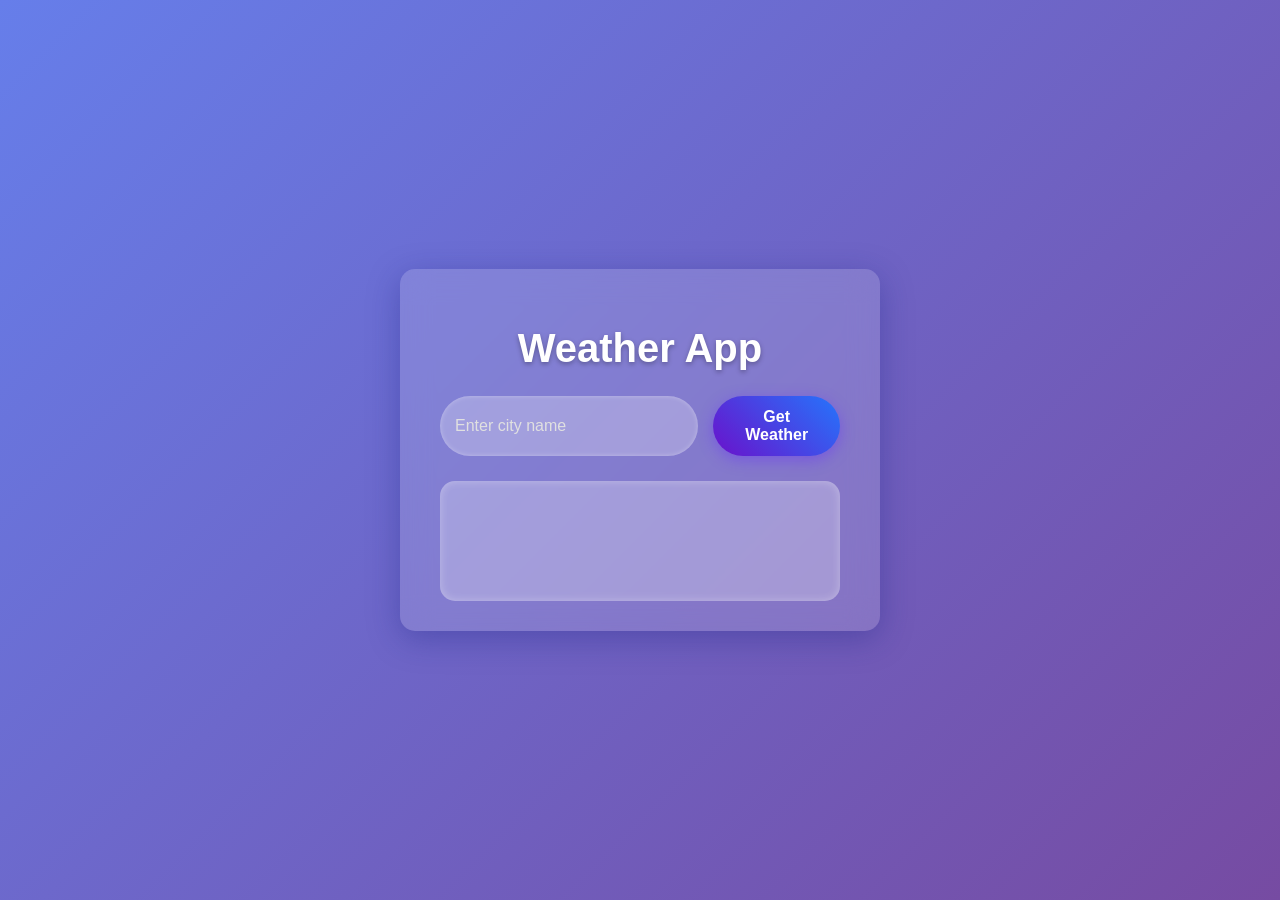
<file: Images/Weather-app.html>
<!DOCTYPE html>
<html lang="en">

<head>
    <meta charset="UTF-8">
    <meta name="viewport" content="width=device-width, initial-scale=1.0">
    <title>Weather App</title>
    <style>
        /* body {
            font-family: Arial, sans-serif;
            background-color: #f0f0f0;
            margin: 0;
            padding: 20px;
            /* background-image: url(Firefly\ create\ the\ background\ image\ for\ my\ weather\ app\ 371940.jpg); 
            background-size: cover;

        }

        h1 {
            text-align: center;
        }

        #Weather {
            display: flex;
            justify-content: center;
            margin-bottom: 20px;
        }

        input {
            padding: 10px;
            width: 200px;
            border: 1px solid #ccc;
            border-radius: 4px;
        }

        .weather-app {
            width: 400px;
            height: 10rem;
            margin: 8rem auto;
            background-color: white;
            padding: 20px;
            border-radius: 8px;
            box-shadow: 0 2px 10px rgba(0, 0, 0, 0.1);
            
        }

        button {
            padding: 10px 15px;
            background-color: #007BFF;
            color: white;
            border: none;
            border-radius: 4px;
            cursor: pointer;
        }

        button:hover {
            background-color: #0056b3;
        }

        #weather-result {
            text-align: center;
            font-size: 1.2em;
            background-color: #e9ecef;
            border-radius: 4px;
            border: 1px solid #ced4da;
        } */

        
        body {
    font-family: 'Segoe UI', Tahoma, Geneva, Verdana, sans-serif;
    background: linear-gradient(135deg, #667eea, #764ba2);
    margin: 0;
    padding: 0;
    height: 100vh;
    display: flex;
    justify-content: center;
    align-items: center;
    color: #fff;
}

.weather-app {
    width: 400px;
    background: rgba(255, 255, 255, 0.15);
    backdrop-filter: blur(15px);
    border-radius: 15px;
    box-shadow: 0 8px 32px 0 rgba(31, 38, 135, 0.37);
    padding: 30px 40px;
    text-align: center;
    color: #fff;
}

h1 {
    font-weight: 700;
    font-size: 2.5rem;
    margin-bottom: 25px;
    text-shadow: 0 2px 5px rgba(0,0,0,0.3);
}

#Weather {
    display: flex;
    justify-content: center;
    gap: 15px;
    margin-bottom: 25px;
}

input {
    padding: 12px 15px;
    width: 70%;
    border: none;
    border-radius: 30px;
    font-size: 1rem;
    outline: none;
    transition: box-shadow 0.3s ease;
    background: rgba(255, 255, 255, 0.25);
    color: #fff;
    box-shadow: inset 0 0 5px rgba(255,255,255,0.3);
}

input::placeholder {
    color: #e0e0e0;
}

input:focus {
    box-shadow: 0 0 10px 2px #a18cd1;
    background: rgba(255, 255, 255, 0.4);
}

button {
    padding: 12px 25px;
    background: #6a11cb;  /* Purple gradient start */
    background: linear-gradient(45deg, #6a11cb, #2575fc);
    border: none;
    border-radius: 30px;
    color: white;
    font-weight: 600;
    font-size: 1rem;
    cursor: pointer;
    box-shadow: 0 4px 15px rgba(101, 41, 255, 0.4);
    transition: background 0.3s ease, box-shadow 0.3s ease;
}

button:hover {
    background: linear-gradient(45deg, #2575fc, #6a11cb);
    box-shadow: 0 6px 20px rgba(101, 41, 255, 0.7);
}

#weather-result {
    margin-top: 20px;
    font-size: 1.3rem;
    background: rgba(255, 255, 255, 0.25);
    padding: 20px;
    border-radius: 15px;
    box-shadow: inset 0 0 10px rgba(255, 255, 255, 0.3);
    min-height: 80px;
    line-height: 1.5;
    text-shadow: 0 1px 3px rgba(0,0,0,0.3);
}


    </style>
</head>

<body>

    <div class="weather-app">
        <h1>Weather App</h1>
        <div id="Weather">
            <input type="text" id="search" placeholder="Enter city name" required>
            <button type="submit">Get Weather</button>
        </div>
        <div id="weather-result"></div>

    </div>

    <script>
        let btn = document.querySelector('button');
        btn.addEventListener("click", () => {
            const city = (document.querySelector('#search').value);
            fetch(`https://api.openweathermap.org/data/2.5/weather?q=${city}&appid=46b352f05f0a95e00f7ad7bf051e3503`)
                .then(response => response.json())
                .then(data => {
                    let weatherResult = document.querySelector('#weather-result');
                    weatherResult.innerHTML = `city: ${data.name}
                     <br> Temperature: ${(data.main.temp - 273).toFixed(2)}°C <br> Weather:
                      ${data.weather[0].description}`;
                    // console.log(city);
                    // console.log(data.main.temp-273 + "°C");
                })
                .catch(error => {
                    console.error('Error:', error);
                });
        });



    </script>

</body>

</html>
</file>
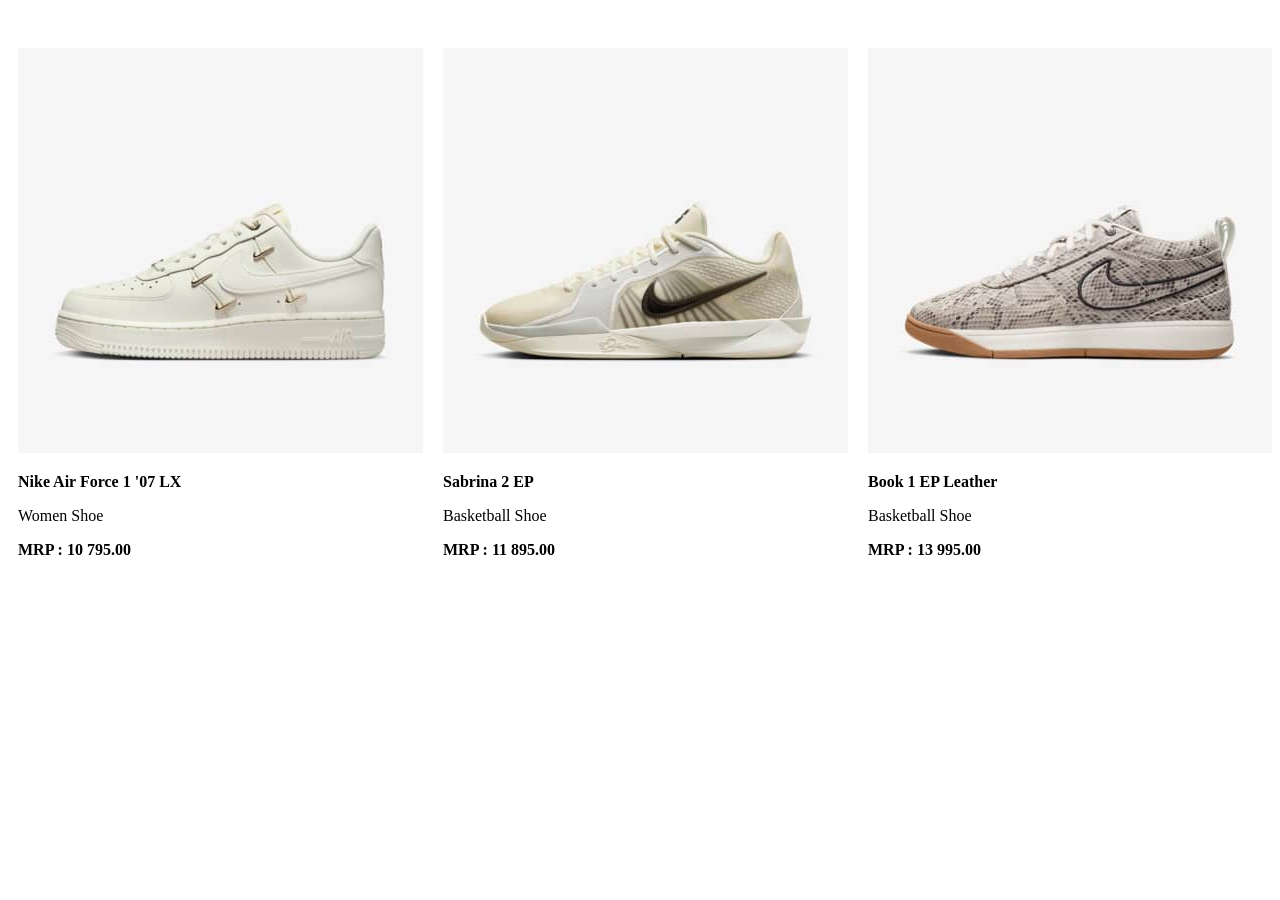
<file: Nike/demo.html>
<!DOCTYPE html>
<html lang="en">
<head>
    <meta charset="UTF-8">
    <meta name="viewport" content="width=device-width, initial-scale=1.0">
    <title>Document</title>

    <link rel="stylesheet" href="https://cdnjs.cloudflare.com/ajax/libs/OwlCarousel2/2.3.4/assets/owl.carousel.min.css">
    <link rel="stylesheet" href="https://cdnjs.cloudflare.com/ajax/libs/OwlCarousel2/2.3.4/assets/owl.theme.default.min.css">
    
    <script src="https://cdnjs.cloudflare.com/ajax/libs/jquery/3.3.1/jquery.min.js"></script>
    <script src="https://cdnjs.cloudflare.com/ajax/libs/OwlCarousel2/2.3.4/owl.carousel.min.js"></script>
    


    <style>


.trand-collection{
    width: 100%;
    height: 50%;
    padding-top: 30px;
    display: flex;
    justify-content: space-between;
    overflow: hidden;
}

.trand-shoe{
    width:100%;
    padding:10px;
   
}

.trand-shoe p{
    font-weight: 600;
}

.trand-collection button{
  justify-content: none;
    background-color: yellow;
}

    </style>


</head>
<body>
    
    <div class="trand-collection">

        <div class="trand-shoe">

            <img src="../Nike/Tranding-1.jpeg" alt="trand-collection">
            <p>Nike Air Force 1 '07 LX</p>
            <p2>Women Shoe</p2>
            <p>MRP :<i class="bi bi-currency-rupee"></i> 10 795.00</p>

        </div>


        <div class="trand-shoe">

            <img src="../Nike/Tranding-2.jpeg" alt="trand-collection">
            <p>Sabrina 2 EP</p>
            <p2>Basketball Shoe</p2>
            <p>MRP :<i class="bi bi-currency-rupee"></i> 11 895.00</p>

        </div>


        <div class="trand-shoe">

            <img src="../Nike/Tranding-3.jpeg" alt="trand-collection">
            <p>Book 1 EP Leather</p>
            <p2>Basketball Shoe</p2>
            <p>MRP :<i class="bi bi-currency-rupee"></i> 13 995.00</p>

        </div>


        <div class="trand-shoe">

            <img src="../Nike/Tranding-4.jpeg" alt="trand-collection">
            <p>Nike Pro Swoosh Asymetrical</p>
            <p2>Women's Medium-Support Padded</p2>
            <p>MRP :<i class="bi bi-currency-rupee"></i> 2 695.00</p>

        </div>


        <div class="trand-shoe">

            <img src="../Nike/Tranding-5.jpeg" alt="trand-collection">
            <p>Jorden One Take 5 PF</p>
            <p2>Basketball Shoe</p2>
            <p>MRP :<i class="bi bi-currency-rupee"></i>8 695.00</p>
        </div>

        <div class="trand-shoe">

            <img src="../Nike/Tranding-6.jpeg" alt="trand-collection">
            <p>Nike Free Metcon 6</p>
            <p2>Women's Workout Shoe</p2>
            <p>MRP :<i class="bi bi-currency-rupee"></i> 10 795.00</p>

        </div>

        <div class="trand-shoe">

            <img src="../Nike/Tranding-7.jpeg" alt="trand-collection">
            <p>Jorden Deja</p>
            <p2>Women's sandals</p2>
            <p>MRP :<i class="bi bi-currency-rupee"></i>8 495.00</p>

        </div>

        <div class="trand-shoe">

            <img src="../Nike/Tranding-8.jpeg" alt="trand-collection">
            <p>Nike Sportwear Phoenix Fleece</p>
            <p2>Women's Over-Oversized Pullover</p2>
            <p>MRP :<i class="bi bi-currency-rupee"></i>3 995.00</p>

        </div>

        <div class="trand-shoe">

            <img src="../Nike/Tranding-9.jpeg" alt="trand-collection">
            <p>Nike V2K Run GORE-TEX</p>
            <p2>Women's Watarproof Shoe</p2>
            <p>MRP :<i class="bi bi-currency-rupee"></i> 13 995.00</p>

        </div>

        <div class="trand-shoe">


            <img src="../Nike/Tranding-10.jpeg" alt="trand-collection">
            <p>Nike Air Force 1'07</p>
            <p2>Men Shoe</p2>
            <p>MRP :<i class="bi bi-currency-rupee"></i> 9 695.00</p>

        </div>
        

    </div>

</div>

    <script>
   
$(document).ready(function() {
    $("trand-collection").owlCarousel({
        items : 3,
        itemsDesktop:[1199,3],
        itemsDesktopSmall:[980,2],
        itemsMobile : [600,1],
        navigation:true,
        navigationText:["",""],
        pagination:true,
        autoPlay:true
    });
});

    </script>

</body>
</html>
</file>
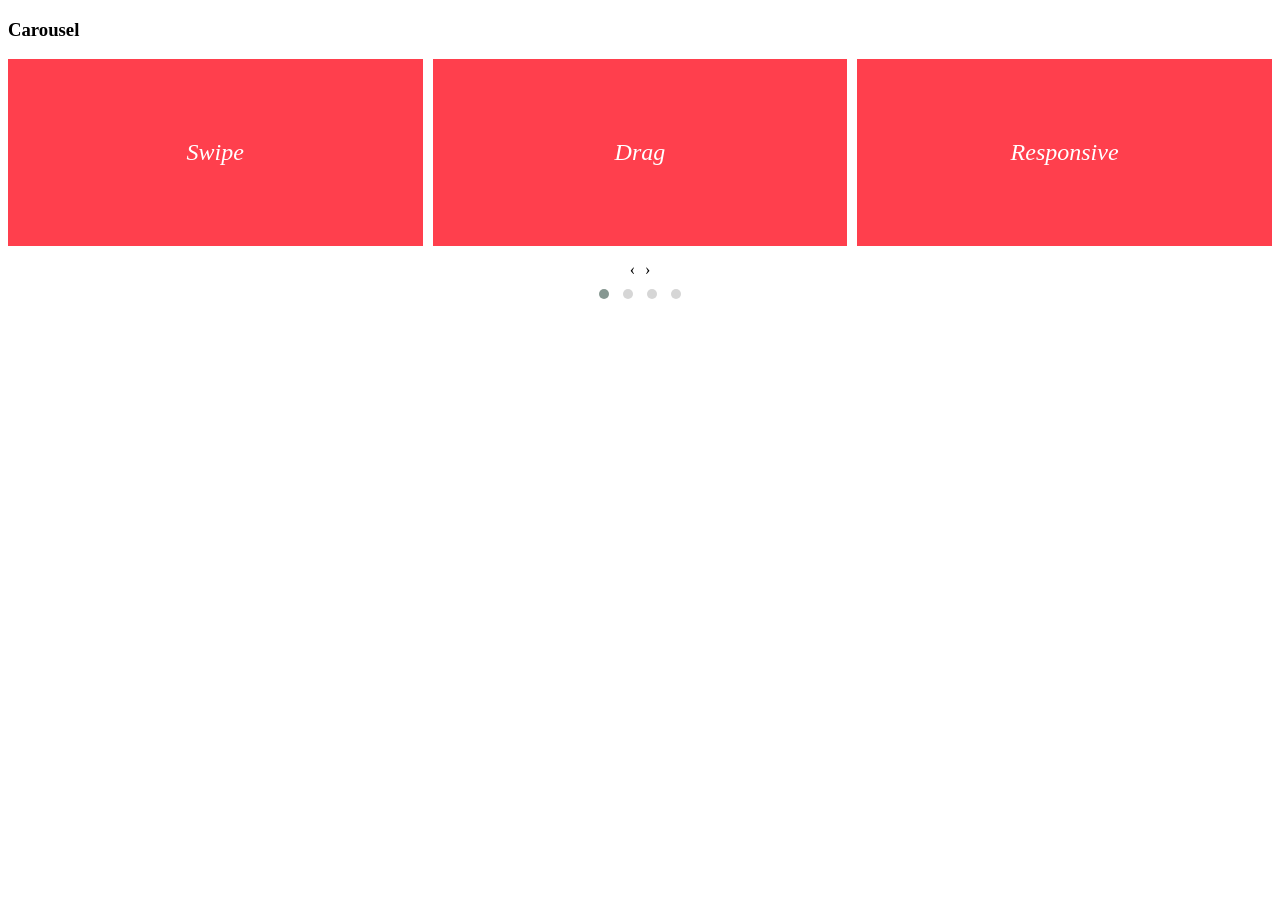
<file: Nike/yo.html>
<!DOCTYPE html>
<html lang="en">
<head>
    <meta charset="UTF-8">
    <meta name="viewport" content="width=device-width, initial-scale=1.0">
    <title>Document</title>
<link rel="stylesheet" href="https://cdnjs.cloudflare.com/ajax/libs/OwlCarousel2/2.3.4/assets/owl.carousel.min.css">
<link rel="stylesheet" href="https://cdnjs.cloudflare.com/ajax/libs/OwlCarousel2/2.3.4/assets/owl.theme.default.min.css">

<script src="https://cdnjs.cloudflare.com/ajax/libs/jquery/3.3.1/jquery.min.js"></script>
<script src="https://cdnjs.cloudflare.com/ajax/libs/OwlCarousel2/2.3.4/owl.carousel.min.js"></script>


<style>

.home-demo .item {
    background: #ff3f4d;
}
.home-demo h2 {
    color: #FFF;
    text-align: center;
    padding: 5rem 0;
    margin: 0;
    font-style: italic;
    font-weight: 300;
}

</style>


</head>
<body>
    
    <div class="home-demo">
  <h3>Carousel</h3>
  <div class="owl-carousel owl-theme">
    <div class="item">
      <h2>Swipe</h2>
    </div>
    <div class="item">
      <h2>Drag</h2>
    </div>
    <div class="item">
      <h2>Responsive</h2>
    </div>
    <div class="item">
      <h2>CSS3</h2>
    </div>
    <div class="item">
      <h2>Fast</h2>
    </div>
    <div class="item">
      <h2>Easy</h2>
    </div>
    <div class="item">
      <h2>Free</h2>
    </div>
    <div class="item">
      <h2>Upgradable</h2>
    </div>
    <div class="item">
      <h2>Tons of options</h2>
    </div>
    <div class="item">
      <h2>Infinity</h2>
    </div>
    <div class="item">
      <h2>Auto Width</h2>
    </div>
  </div>
</div>


<script>
        $(function() {
  // Owl Carousel
  var owl = $(".owl-carousel");
  owl.owlCarousel({
    items: 3,
    margin: 10,
    loop: true,
    nav: true
  });
});

</script>


</body>


</html>
</file>
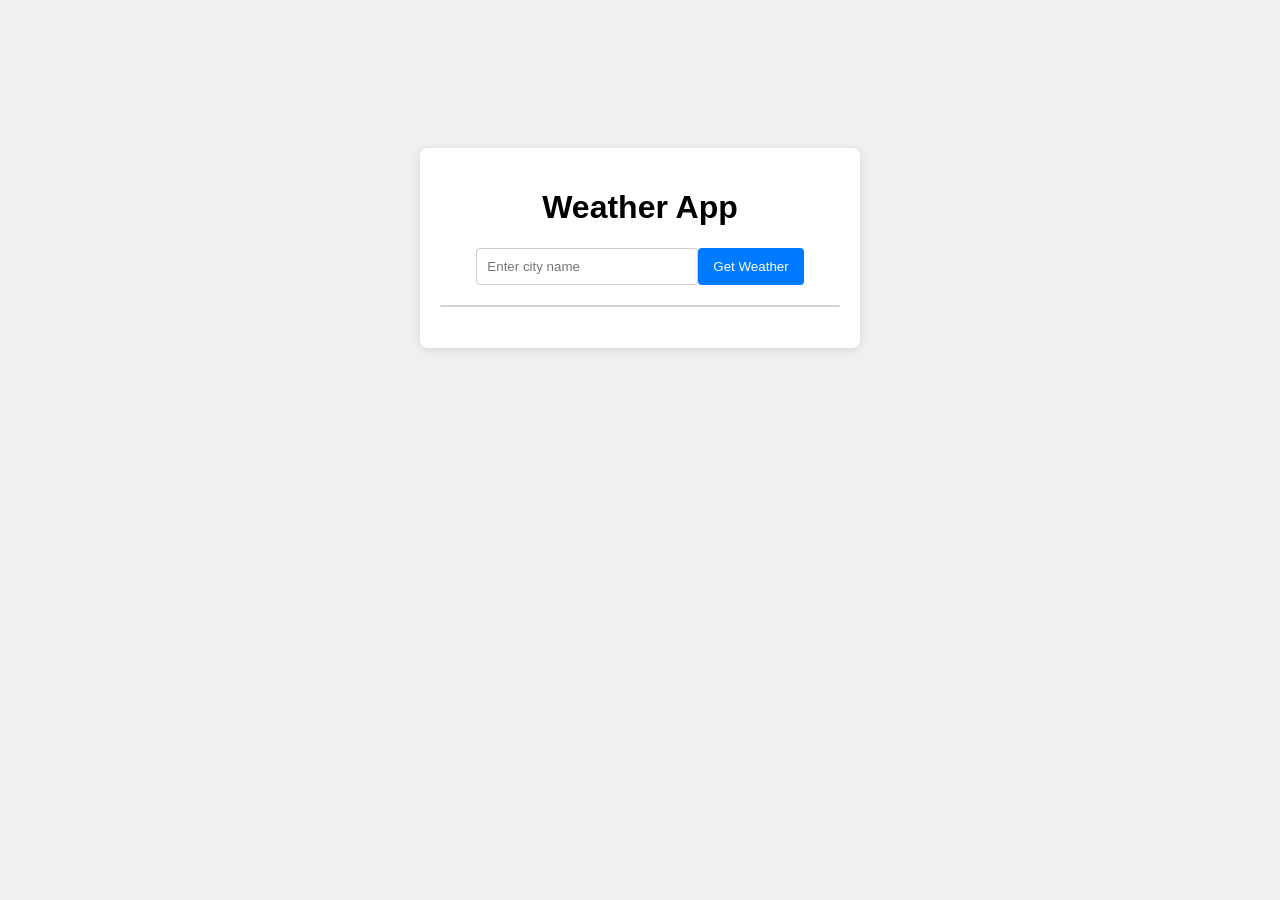
<file: Weather App/Weather-app.html>
<!DOCTYPE html>
<html lang="en">

<head>
    <meta charset="UTF-8">
    <meta name="viewport" content="width=device-width, initial-scale=1.0">
    <title>Weather App</title>
    <style>
        body {
            font-family: Arial, sans-serif;
            background-color: #f0f0f0;
            margin: 0;
            padding: 20px;
            /* background-image: url(Firefly\ create\ the\ background\ image\ for\ my\ weather\ app\ 371940.jpg); */
            background-size: cover;

        }

        h1 {
            text-align: center;
        }

        #Weather {
            display: flex;
            justify-content: center;
            margin-bottom: 20px;
        }

        input {
            padding: 10px;
            width: 200px;
            border: 1px solid #ccc;
            border-radius: 4px;
        }

        .weather-app {
            width: 400px;
            height: 10rem;
            margin: 8rem auto;
            background-color: white;
            padding: 20px;
            border-radius: 8px;
            box-shadow: 0 2px 10px rgba(0, 0, 0, 0.1);
            
        }

        button {
            padding: 10px 15px;
            background-color: #007BFF;
            color: white;
            border: none;
            border-radius: 4px;
            cursor: pointer;
        }

        button:hover {
            background-color: #0056b3;
        }

        #weather-result {
            text-align: center;
            font-size: 1.2em;
            background-color: #e9ecef;
            border-radius: 4px;
            border: 1px solid #ced4da;
        }
    </style>
</head>

<body>

    <div class="weather-app">
        <h1>Weather App</h1>
        <div id="Weather">
            <input type="text" id="search" placeholder="Enter city name" required>
            <button type="submit">Get Weather</button>
        </div>
        <div id="weather-result"></div>

    </div>

    <script>
        let btn = document.querySelector('button');
        btn.addEventListener("click", () => {
            const city = (document.querySelector('#search').value);
            fetch(`https://api.openweathermap.org/data/2.5/weather?q=${city}&appid=46b352f05f0a95e00f7ad7bf051e3503`)
                .then(response => response.json())
                .then(data => {
                    let weatherResult = document.querySelector('#weather-result');
                    weatherResult.innerHTML = `city: ${data.name}
                     <br> Temperature: ${(data.main.temp - 273).toFixed(2)}°C <br> Weather:
                      ${data.weather[0].description}`;
                    // console.log(city);
                    // console.log(data.main.temp-273 + "°C");
                })
                .catch(error => {
                    console.error('Error:', error);
                });
        });



    </script>

</body>

</html>
</file>
<file: Nike/Style.css>
* {
    margin: 0%;
    padding: 0%;
    border: none;
    font-family: Arial, Helvetica, sans-serif;



}

/* The first navbar of jordan. Css are using for  styling the first navbar */


.help-section {
    width: 100%;
    height: 40px;
    background-color: #F5F5F5;


}

.help-section img {
    margin-top: 8px;
    margin-left: 4%;
    cursor: pointer;

}


.help-section ul {
    margin-left: 73%;
    margin-top: -25px;
    border-right: 1px solid black;

}

.help-section ul li {
    list-style: none;
    display: inline-block;
    text-decoration: none;
    padding-left: 15px;
    padding-right: 10px;

    font-size: 13px;
    font-weight: 600;

}

/* Jordan css are commpleted theair */


/* The Help section are started for this line 
and help section some option are css started  from here */

.help {
    width: 13%;
    height: 36%;
    margin-top: 10px;
    background-color: white;
    /* float: left;
    justify-content: left;
    justify-items: left; */
    display: none;
    padding-left: -160px;
    position: absolute;
    margin-left: -150px;
    border-radius: 10px;



}

.help ul {
    margin-top: 15px;
    text-align: left;
    margin-left: 50px !important;
    border-right: none;
    /* float: left; */
    /* justify-content: left;
    align-items: left;
    justify-items: left; */

}

.help ul li {
    list-style: none;
    text-align: left;
    font-weight: 100;
    color: gray;
    font-size: 13px;
    margin-left: -20px;
    padding-bottom: 5px;

}

.help-section ul li:hover .help {
    display: block;
}

.help ul li h4 {
    color: black;
    font-size: 18px;
    padding-bottom: 5px;
}


/* The 1st navbar are compeleted with help section */

/* 2nd  navbar */
/* The Nike's Navbar 2nd nabar started  */

.nike-navbar {
    width: 100%;
    height: 65px;
    background-color: #ffffff;

}

.nike-navbar img {
    margin-left: 45px;
}

.nike-navbar ul {
    margin-left: 29%;
    margin-top: -33px;
    font-weight: bold;
    font-size: 17px;

}

.nike-navbar ul li {
    list-style: none;
    display: inline-block;
    padding-right: 20px;
}

.nike-navbar span {
    background-color: #f6f6f6;
    ;
    align-items: center;
    border-radius: 28px;
    font-size: 20px;
    padding-left: -20px;
    padding-bottom: 8px;

}

.nike-navbar span input {
    width: 120px;
    margin-bottom: 18px;
    font-size: 16px;
    padding-left: 5px;
    outline: none;
    border: none;
    color: #333333;
    background: transparent;
    padding-top: -4px;
}

.nike-navbar ul .icon {
    padding-left: 85%;
    margin-top: -40px;
    font-size: 18px;
}

.nike-navbar ul .icon .bi {
    font-size: 23px;
    padding-right: 15px;
}

/* The Nike's Navbar css are commpleted  */

/* This row  is for the Nike's Sale offer and  the discount  */

.sale-section {
    width: 100%;
    height:60px;
    background-color: #F3F3F3;
    text-align: center;
    padding-top: 20px;
    padding-right: 8px;
    cursor: pointer;
    font-size:10px;
}

.sale-section h3 {
    font-weight: 500;
    font-size: 22px;
    margin-top: -15px;
}

.sale-section p {
    text-decoration: underline;
    font-weight: 600;
    font-size: 13px;
}

.sale {
    position: relative;
    animation-name: sale-section;
    animation-duration: 10s;
    animation-iteration-count: infinite;
    animation-delay: 3s;
}

@keyframes sale-section {
    from {
        left: 0px;
        top: 0px;
        animation-delay: 3s;
    }

    to {
        left: -70%;
        animation-timing-function: 1s;
    }

    /* 100%{
    animation-delay: 3s;
        
    } */
}

.sale:hover {
    animation-play-state: paused;
}

/* Animation are  paused when hover on the element  */
/* Animation Are completed */


/* Video section started fornt of website  */

.video {
    width: 100%;
    height: 100%;
    align-items: center;
    padding-top: 30px;

}

.video video {
    padding-left: 50px;
    align-items: center;
}

.winning-part {
    width: 100%;
    height: 100%;
    text-align: center;
    padding-top: 50px;
    cursor: pointer;
    font-family: Cambria, Cochin, Georgia, Times, 'Times New Roman', serif;
}

.winning-part h1 {
    font-weight: 900;
    text-align: center;
    font-size: 75px;
    padding-top: 0px;

}

.winning-part button {
    width: 150px;
    height: 40px;
    cursor: pointer;
    margin-top: 30px;
    background-color: black;
    border-radius: 28px;
    color: white;
    font-size: 18px;
}

/* The winning part are completed */

/* New section of Nike's The Latest collection*/

.The-latest {
    width: 93%;
    height: 100%;
    display: flex;
    padding-left: 50px;

}



.The-latest .collection {
    width: 100%;
    height: 70%;
}

.The-latest .collection img {
    width: 400px;
    height: 550px;
    padding-top: 50px;

}


.The-latest p {
    font-size: 23px;
    padding-top: 10px;
    font-weight: 400;

}

.the {
    padding-top: 30px;
    padding-left: 50px;
    margin-bottom: -20px;
    font-size: 25px;
    font-weight: 500;
}



/* The Latest collection are completed  */




/* New Section  css started Tranding this week  */

.trand {
    width:100%;
    height: 70%;
    margin-top: 50px;
  
}

.trand h3 {
    padding-top: 30px;
    padding-left:50px;
    margin-bottom: -20px;
    font-size: 25px;
    font-weight: 500;
    
}

.btn{
    width: 130px;
    height: 50px;
 
    margin-left: 88%;
    
}

.btn button{
    width: 50px;
    height: 50px;
    border-radius: 50px;
    margin:0 5px;
}

.btn i{
    font-size: 20px;
}


.trand-collection{
    width: 100%;
    height: 50%;
    padding-top: 30px;
    display: flex;
    justify-content: space-between;
    overflow:hidden;
    transition: all 0.25s ease-in;
    scroll-behavior: smooth;
}

.item{
    width:100%;
    padding:10px;
   
}

.item p{
    font-weight: 600;
}

.trand-collection button{
  justify-content: none;
    background-color: yellow;
}
.home-demo .item {
    background: #ff3f4d;
}
.home-demo h2 {
    color: #FFF;
    text-align: center;
    padding: 5rem 0;
    margin: 0;
    font-style: italic;
    font-weight: 300;
}

.trand-collection:hover{
    overflow: scroll;
}

/* Trand  Collection Css end Code end */


.latest-collection{
    width:100%;
    height:50%;
    align-items: center;
    cursor:pointer;
    font-family: Cambria, Cochin, Georgia, Times, 'Times New Roman', serif;
    text-align: center;

    
}

.latest-collection h3{
    padding-top:50px;
    margin-bottom: -20px;
    font-size: 25px;
    font-weight: 500;
    margin-right:84%;

}


.latest-collection video{
    padding-top:50px;
    text-align: center;
}

.latest-collection h1{
    font-weight: 900;
    text-align: center;
    font-size: 75px;
    padding-top: 0px;
    text-align: center;

}

.latest-collection p{
    padding-top: 30px;
  font-size:18px;
  text-align: center;
    
}

.latest-collection button{
    width: 150px;
    height: 40px;
    /* margin-left:590px; */
    cursor: pointer;
    margin-top: 30px;
    background-color: black;
    border-radius: 28px;
    color: white;
    font-size: 18px;
   
}


/* The new Section Classic soptlight */



.classic {
    width:100%;
    height: 70%;
    margin-top: 50px;
  
}

.classic h3 {
    padding-top: 30px;
    padding-left:50px;
    margin-bottom: -20px;
    font-size: 25px;
    font-weight: 500;
    
}

.classic-spotlight{
    width: 100%;
    height: 50%;
    padding-top: 30px;
    display: flex;
    justify-content: space-between;
    overflow:hidden;
}

.classic-spotlight .item{
    width:100%;
    padding:10px;
   
}

.classic-spotlight img{
    width:400px;
}

.classic-spotlight:hover{
    overflow: scroll;
}

.classic button {
    margin-left:800px;
    padding: 10px;
    
   
}
</file>
<file: H&M/Frontend/CSS/Style.css>
* {
    margin: 0;
    padding: 0;
}

/* 
    :root{
        --mid-sec:margin-top:
    } */

body {
    background-color: #FAF9F8;
}

/* =======Header======== */
.header {
    width: 100%;
    height: 5vh;
    margin-top: 30px;
}

.header a {
    color: black;
    text-decoration: none;
}

.head {
    display: flex;
    margin: 20px;
    font-size: 13px;
    align-items: center;
    font-weight: 600;

}

.head p {
    padding-left: 15px;
}

.header-logo {
    margin-left: 18rem;
}

.icon-for-more {
    margin-top: -15px;
    margin-left: 10px;
    font-size: 25px;
    cursor: pointer;
}

.icon-for-more:hover {
    color: #ff69b4;
}

.sign-in {
    display: flex;
    margin-left: 20rem;
}

.sign-in p {
    padding-left: 10px;
}

.sign-in i {
    padding-left: 20px;
}


/* ==========Navbar========= */

.navbar {
    justify-content: center;
    align-items: center;
    margin-top: 10vh;
    font-weight: 500;
}

.nav {
    margin-left: 22rem;
}

.nav a {
    margin: 10px 20px;
    color: black;
    text-decoration: none;
}

.search-bar {
    margin-left: 15rem;
    padding-left: 5px;
}

.search-bar input {
    border: none;
    outline: none;
    padding-left: 8px;
    background-color: transparent;
    color: black;
}

.search {
    border-bottom: 1px solid black;
}

.search i {
    font-size: 22px;
}

/* Discount section */

.discount-section {
    margin-top: 50px;
    margin-left: 18rem;
    display: flex;
    gap: 5rem;
    font-size: 13px;
    font-weight: 400;
    color: black;
}


/* ====Black Friday Section==== */
/* .black-friday {
        width: 70vw;
        height: 600px;
        background-color: black;
        margin-top: 50px;
        margin-left: 13rem;
    }

    .contant {
        width: 100%;
        height: 550px;
        text-align: center;
        margin-top: -250px;
        justify-content: center;
        color: #E50010;
    }

    .shoping-option button {
        width: 80px;
        height: 35px;
        margin-top: 70px;
        font-size: 14px;
        font-weight: 600;
        background-color: white;
        border: none;
        font-weight: 600;
    }

    .contant h1 {
        font-size: 70px;
    }

    .contant p {
        margin-top: -10px;
        font-size: 30px;
        font-weight: 500;
    }

    .shoping-option p {
        margin-top: 50px;
        font-size: 12px;
    }

    /* =========================Main Button use for hover for hole web page============================= */




/* !!!!!!!!!!!!!!!!!!!!!!!!!!!!!!!!!!!!!!!!!!!!Some Problam in This offer section the is width!!!!!!!!!!!!!!!!!!!!!!!!!!!!!!!!!! */



.hero-section {
    width: 70vw;
    height: 600px;
    margin-top: 30px;
    margin-left: 13rem;
    cursor: pointer;
}

.hero-section .text {
    margin-top: -150px;
    text-align: center;

}

.tooltip .tooltiptext {

    z-index: 5;
    color: black;
}


.text h1 {
    font-weight: 700;
    font-stretch: extra-expanded;
}

.text button {
    width: 100px;
    height: 35px;
    font-size: 16px;
    font-weight: 600;
    background-color: black;
    color: white;
    border: none;
    font-weight: 600;
}

button:hover {
    background-color: #cacaca;
}

/* The second hero section */
.text-1 {
    margin-top: -180px;
    margin-left: 4rem;
    color: white;
    font-weight: 700;
    font-stretch: extra-expanded;
}

.text-1 button {
    width: 100px;
    height: 35px;
    font-size: 16px;
    font-weight: 600;
    background-color: white;
    border: none;
    font-weight: 600;
}

.text-1 p {
    margin-top: -10px;
    font-weight: 400;
}

/* second part */

.holiday-package {
    width: 100%;
    height: 100px;
    margin-top: 20px;
    margin-left: 13rem
}

.holiday-sec {
    width: 100%;
    height: 100px;
    text-align: center;
    align-items: center;
    margin-top: -130px;
    color: white;
    font-size: 13px;
    padding-right: 24rem;
}

.holiday-sec h5 {
    font-size: 15px;
}

.holiday-sec button {
    width: 80px;
    height: 35px;
    margin-top: 5px;
    font-weight: 600;
    color: white;
    background-color: black;
    border: none;
}


/* ============================Crousel===================== */

.crousel {
    width: 100%;
    height: 500px;
    margin-top: 70px;
    margin-left: 13rem;
    transition: all 0.5s ease-in-out;
}

.crousel-sec {
    width: 100%;
    display: flex;
    cursor: pointer;
    margin-left: 3rem;
    font-size: 25px;
    transition: all 0.5s ease-in-out;
}

.crousel-sec .prev-btn {
    border: none;
    background: transparent;
    margin-top: -13rem;
    outline: none;
    margin-left: -3rem;
}


.crousel-sec .next-btn {
    border: none;
    background: transparent;
    margin-top: -13rem;
    outline: none;
    padding-left: 2rem;
}

.crousel-item {
    width: 64%;
    height: 400px;
    display: flex;
    margin-left: 1rem;
    overflow: hidden;
    position: relative;
    scroll-behavior: smooth;
    gap: 15px;
    transition: all 0.5s ease-in-out;
}

.crousel-item .item h6 {
    font-size: 14px;

}

.hero-3 {
    margin-top: -13rem;
    font-size: 20px;
}

.text-3 h1 {
    color: white;
    font-size: 3rem;
    font-weight: 600;
}

.text-3 button {
    background-color: white;
    color: black;
}


/* ===========================Footer==================== */

.footer{
    width:100%;
    height: 400px;
    /* background-color:#E4E4E4;  */
    font-size:10px;
    margin-left: 1rem;
    padding-left: 16rem;

}

.footer-row{
    margin: -60px;
    margin-top: 70px;
}

.footer, .footer-row{
    width: 90%;
    padding-right: -10px;
    display: flex;
}

.footer-row, .footer-col, h3{
    font-size: 13px;

}

.footer a{
    text-decoration: none;
    color: black;
}

.footer ul, li{
    list-style: none;
}
</file>
